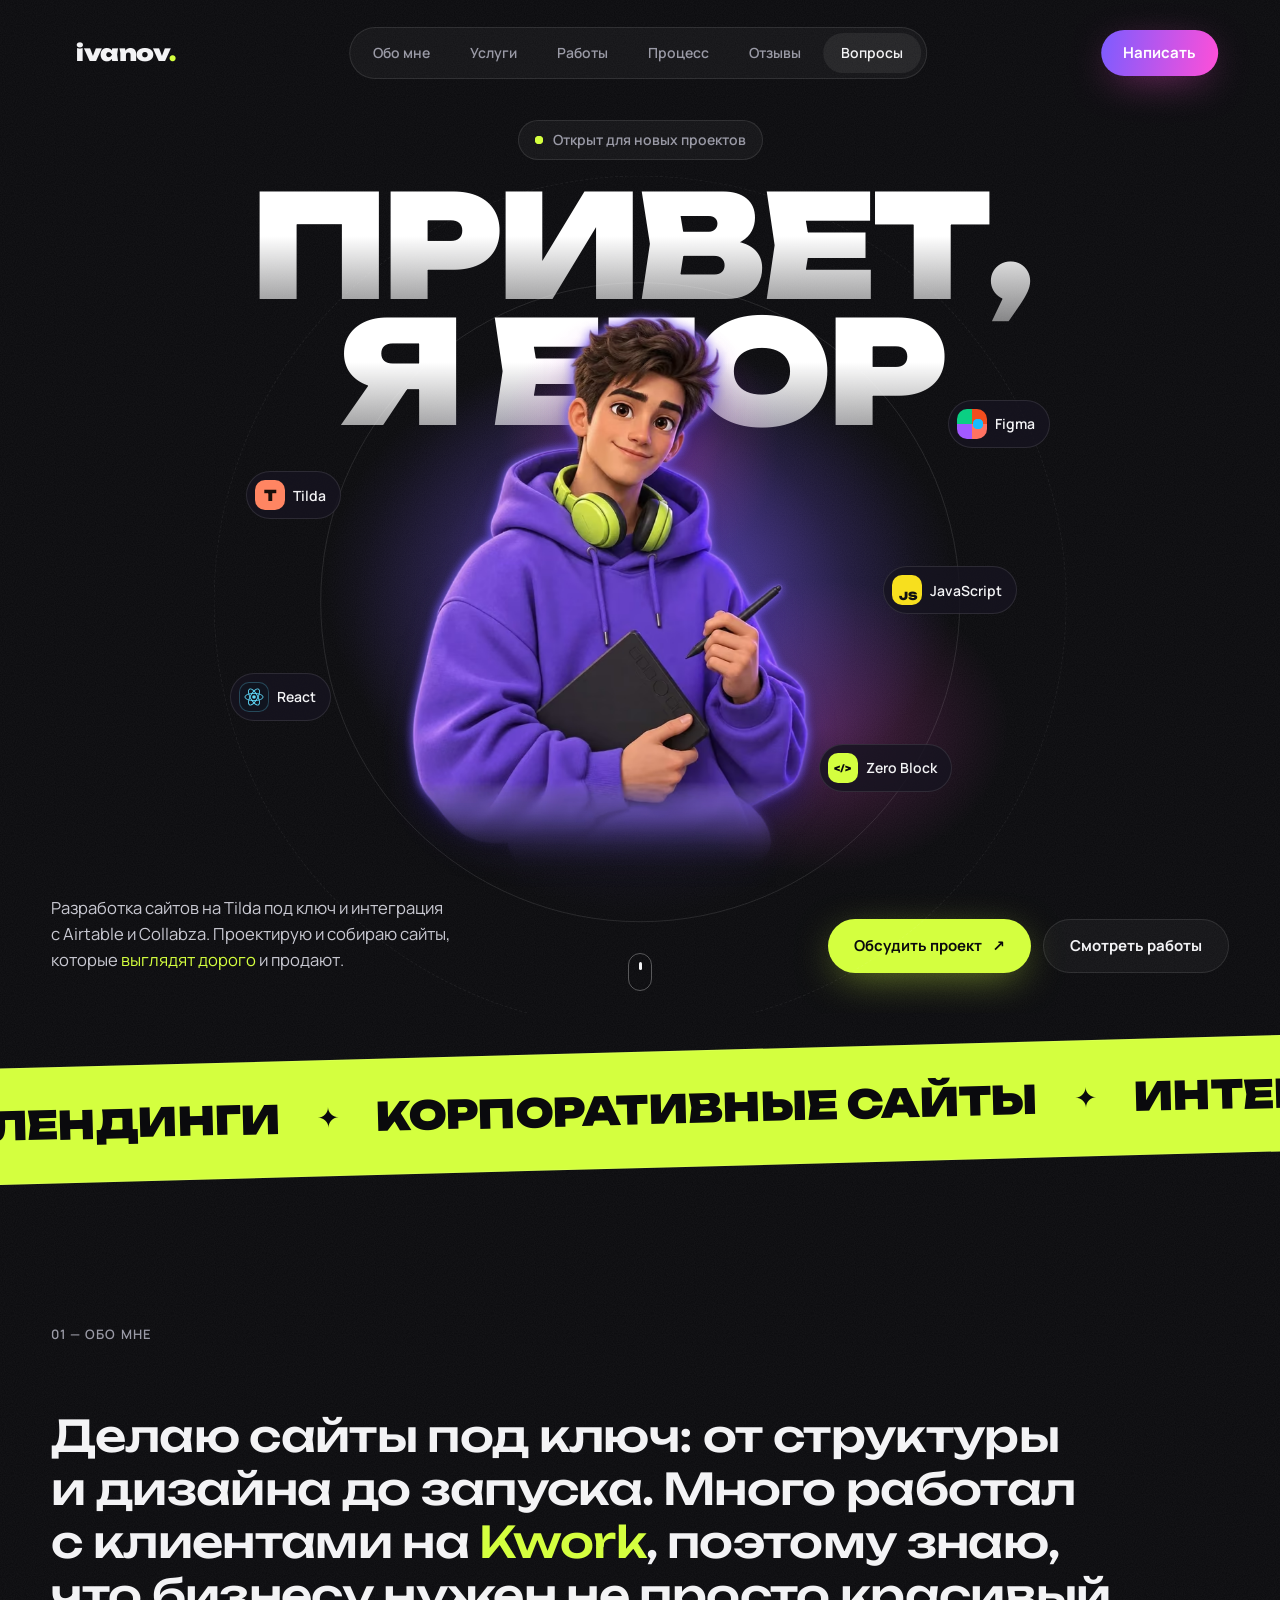
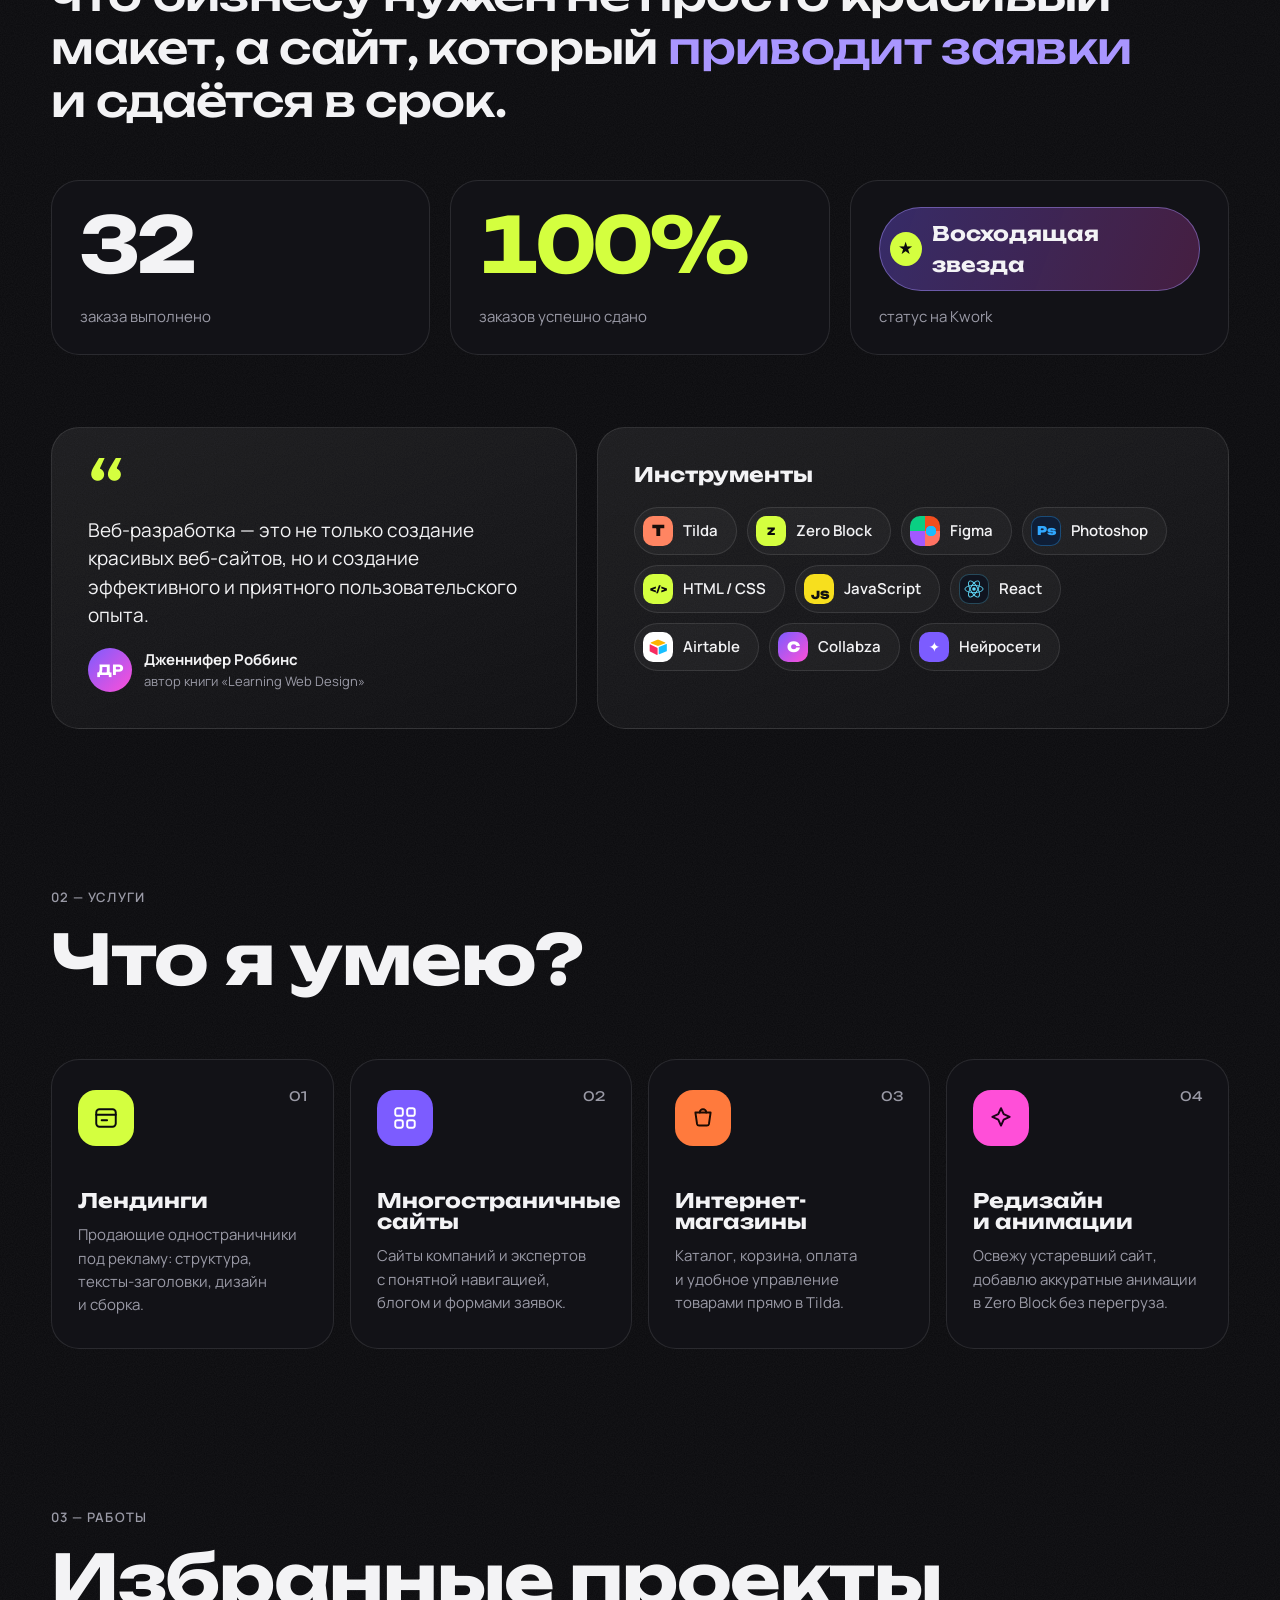
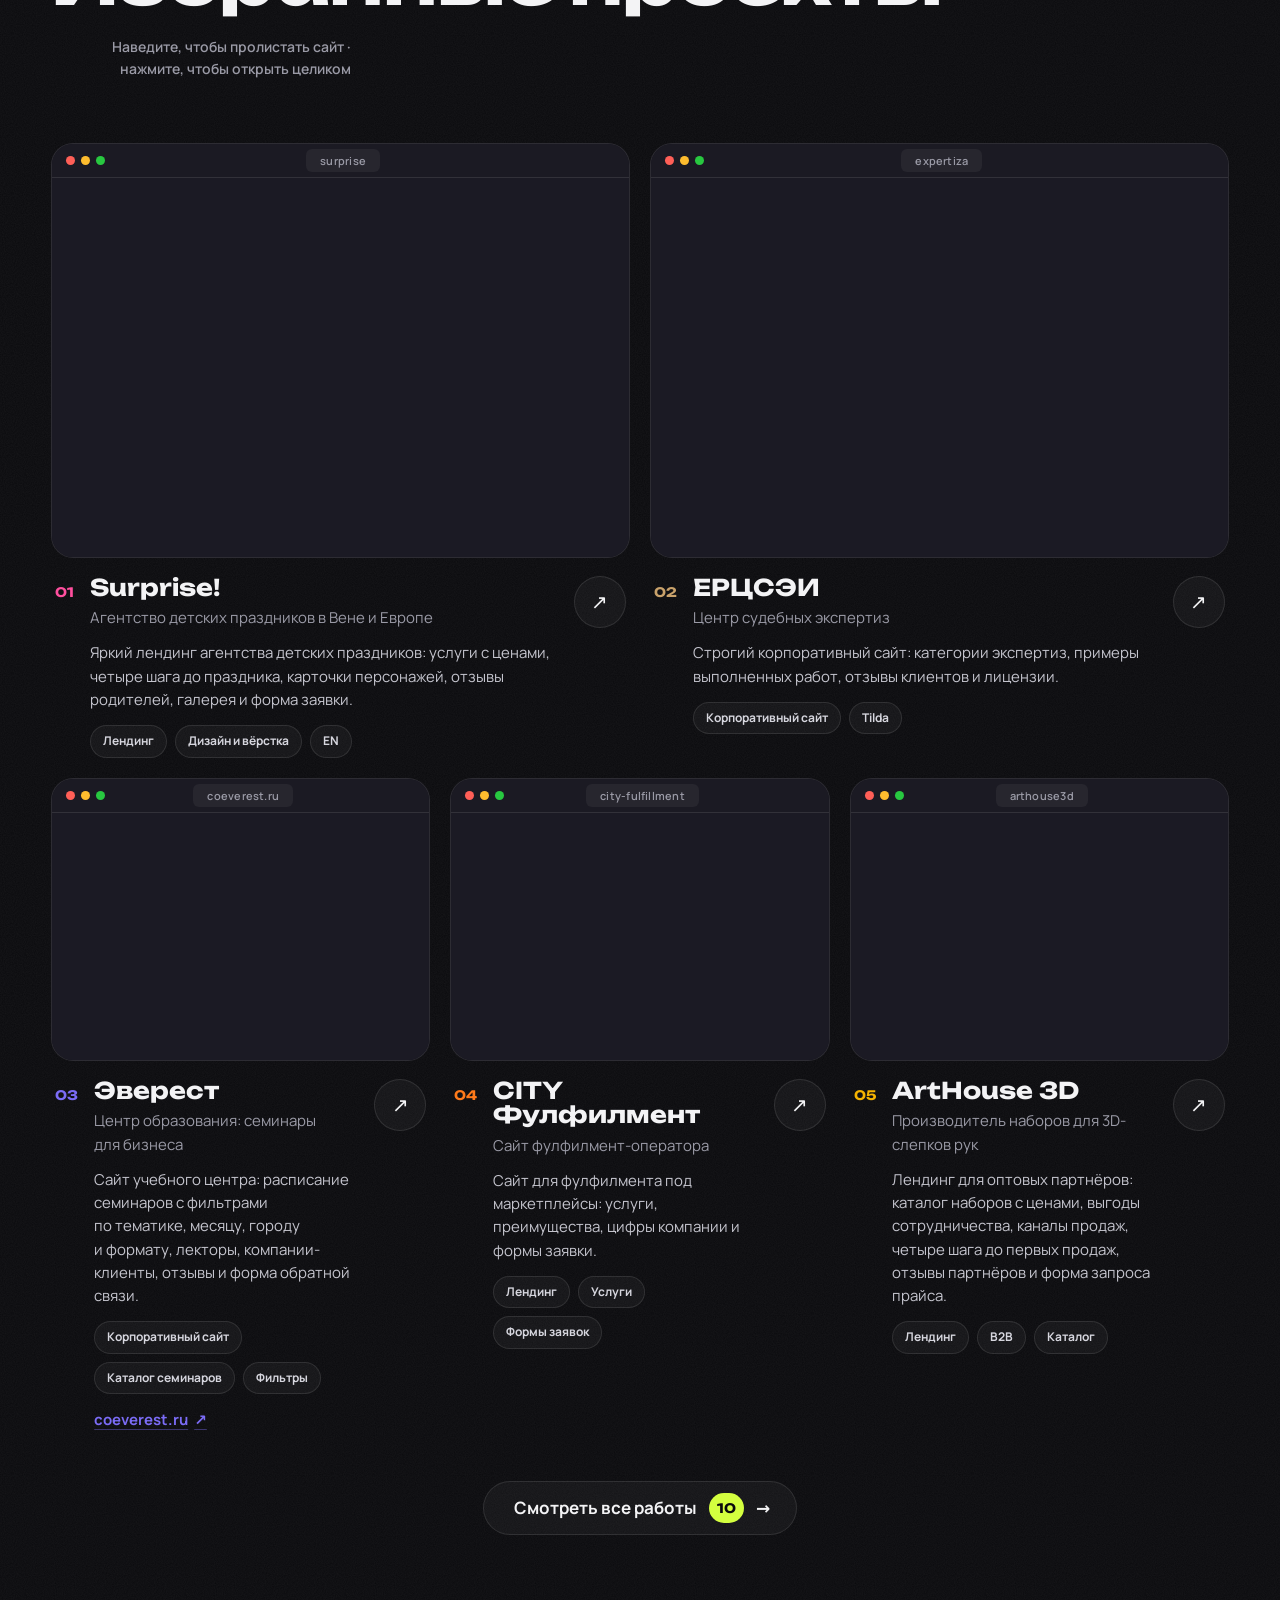
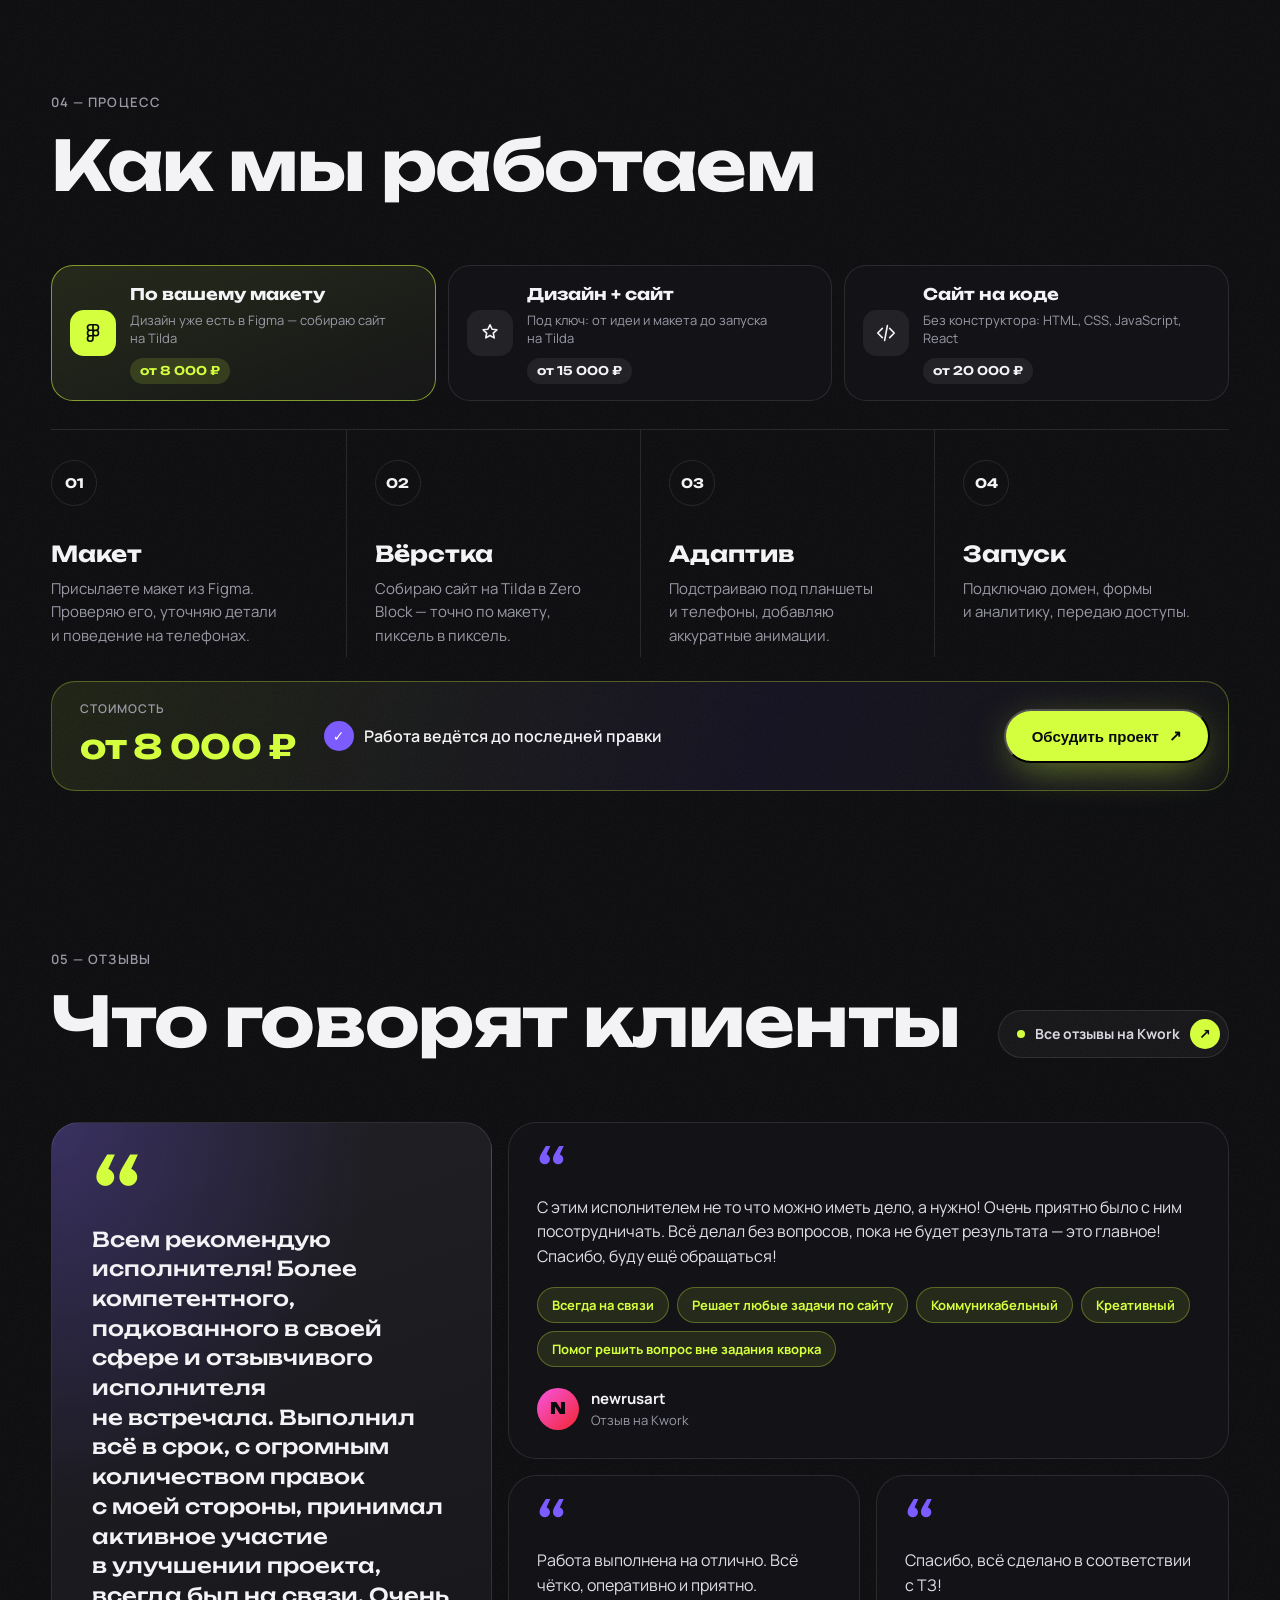
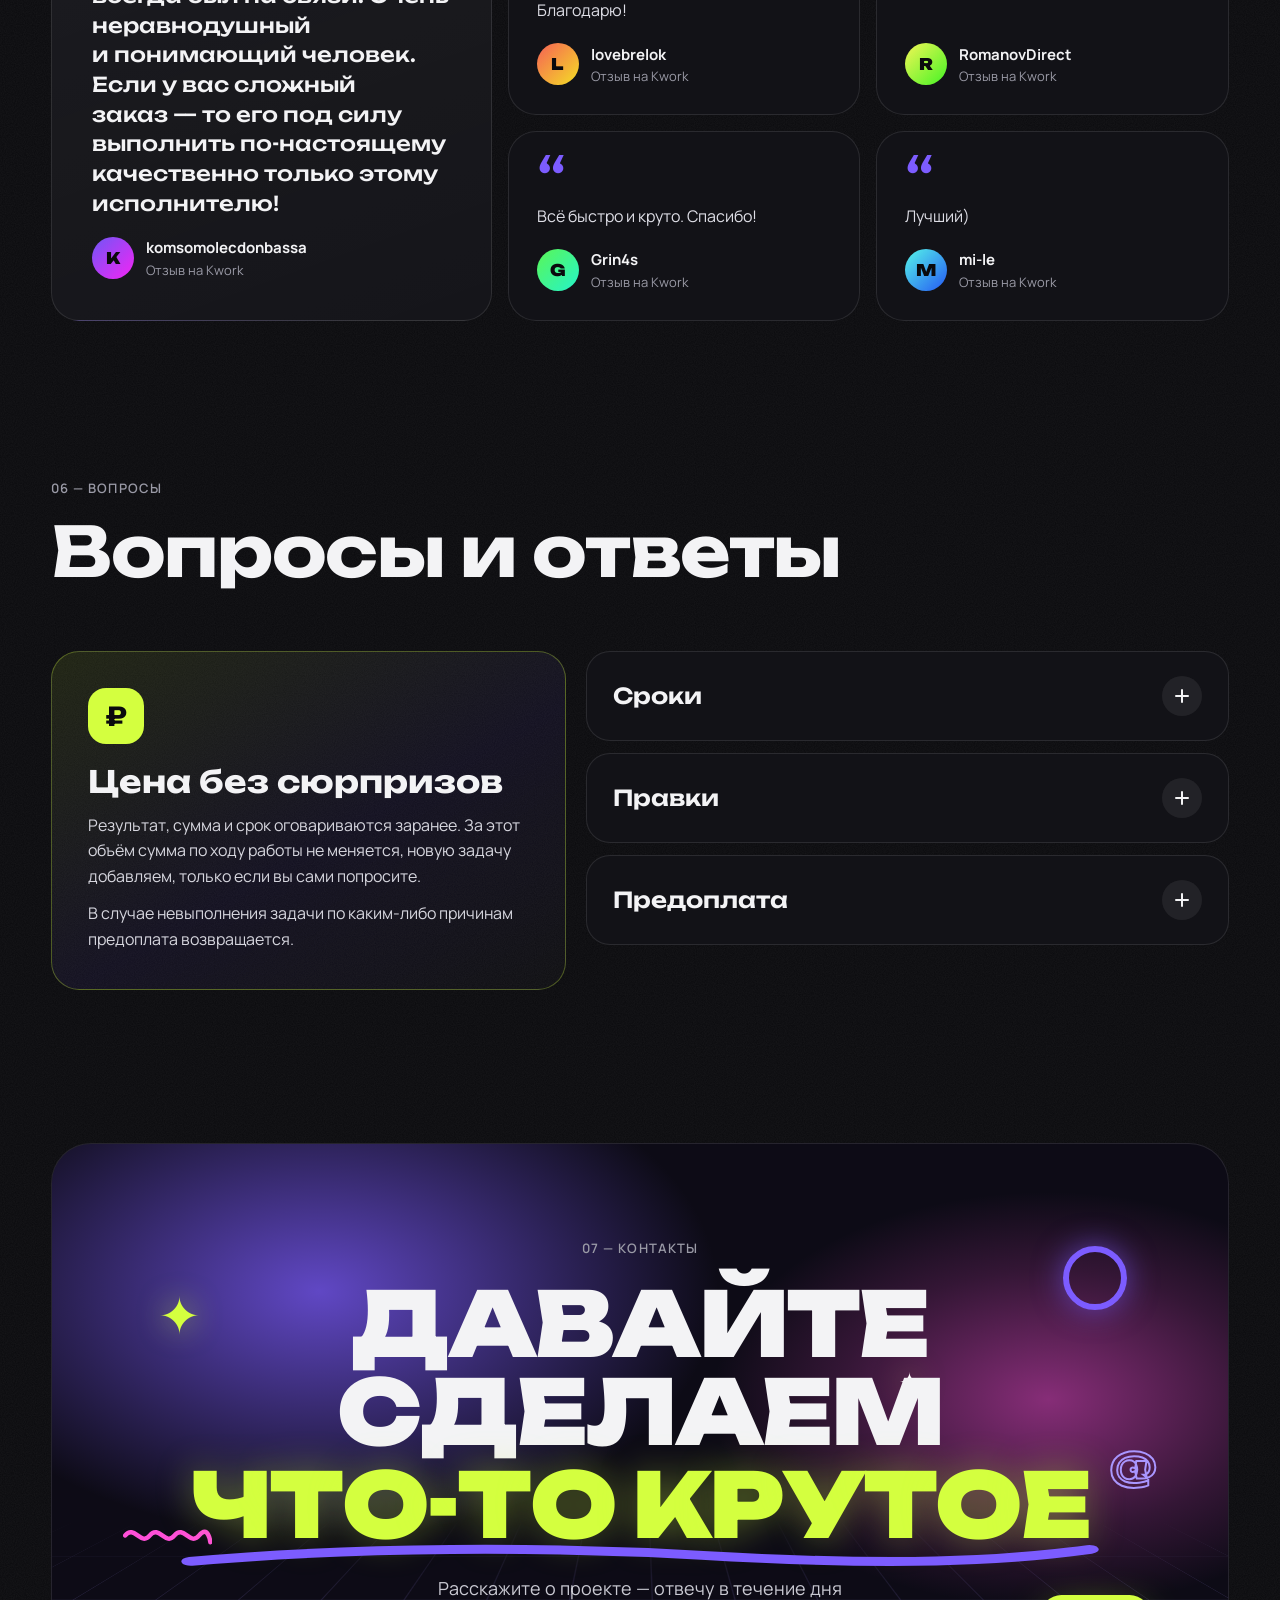
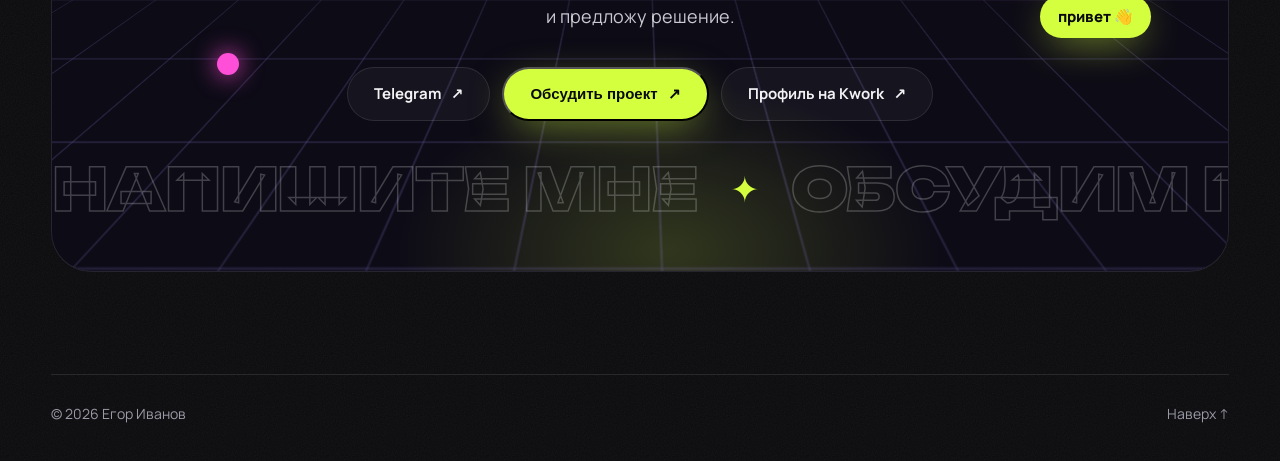
<file: index.html>
<!doctype html>
<html lang="ru">
<head>
  <meta charset="utf-8" />
  <meta name="viewport" content="width=device-width, initial-scale=1" />
  <title>Разработка сайтов на Tilda под ключ. Интеграция с Airtable и Collabza — Егор Иванов</title>
  <meta name="description" content="Веб-дизайнер Егор Иванов: сайты и лендинги на Tilda под ключ, вёрстка по макету Figma от 8 000 ₽, интеграция с Airtable и Collabza, сайты на коде. Москва, удалённо по всей России." />
  <link rel="canonical" href="https://ivanovdev.site/" />
  <!-- превью ссылки в Telegram, WhatsApp, VK, Kwork. При переезде на свой домен — поменять адреса -->
  <meta property="og:type" content="website" />
  <meta property="og:locale" content="ru_RU" />
  <meta property="og:site_name" content="Егор Иванов" />
  <meta property="og:title" content="Разработка сайтов на Tilda под ключ — Егор Иванов" />
  <meta property="og:description" content="Сайты и лендинги на Tilda под ключ, интеграция с Airtable и Collabza. Портфолио, цены и отзывы." />
  <meta property="og:url" content="https://ivanovdev.site/" />
  <meta property="og:image" content="https://ivanovdev.site/assets/og.jpg" />
  <meta property="og:image:width" content="1200" />
  <meta property="og:image:height" content="630" />
  <meta name="twitter:card" content="summary_large_image" />
  <meta name="theme-color" content="#0a0a0d" />
  <!-- подтверждение прав на сайт: Яндекс Вебмастер и Google Search Console (не удалять) -->
  <meta name="yandex-verification" content="36000618f5199862" />
  <meta name="google-site-verification" content="cPPS5dFX-ao6MLBoV5sOtprBH6NT6VfLHwdZY-BYxPI" />
  <!-- иконка сайта: SVG для браузеров, ICO для Яндекса и старых браузеров, PNG для телефонов -->
  <link rel="icon" href="favicon.ico?v=28" sizes="16x16 32x32 48x48" />
  <link rel="icon" href="assets/icons/icon.svg?v=28" type="image/svg+xml" />
  <!-- PNG 120×120 — размер, который рекомендует Яндекс для выдачи; 48/96 — кратные 48 px для Google -->
  <link rel="icon" href="assets/icons/icon-120.png?v=28" type="image/png" sizes="120x120" />
  <link rel="icon" href="assets/icons/icon-96.png?v=28" type="image/png" sizes="96x96" />
  <link rel="icon" href="assets/icons/icon-48.png?v=28" type="image/png" sizes="48x48" />
  <link rel="apple-touch-icon" href="assets/icons/apple-touch-icon.png?v=28" />
  <link rel="manifest" href="site.webmanifest" />

  <!-- данные для поисковиков (schema.org): услуги, цены, вопросы — только то, что есть на странице -->
  <script type="application/ld+json">
{
  "@context": "https://schema.org",
  "@type": "ProfessionalService",
  "@id": "https://ivanovdev.site/#service",
  "name": "Егор Иванов — разработка сайтов на Tilda",
  "description": "Разработка сайтов и лендингов на Tilda под ключ, вёрстка по макету Figma, интеграция с Airtable и Collabza, сайты на коде (HTML, CSS, JavaScript, React).",
  "url": "https://ivanovdev.site/",
  "image": "https://ivanovdev.site/assets/og.jpg",
  "logo": "https://ivanovdev.site/assets/icons/icon-512.png",
  "priceRange": "от 8 000 ₽",
  "currenciesAccepted": "RUB",
  "address": {
    "@type": "PostalAddress",
    "addressLocality": "Москва",
    "addressCountry": "RU"
  },
  "areaServed": {
    "@type": "Country",
    "name": "Россия"
  },
  "sameAs": [
    "https://t.me/ivanov_web",
    "https://kwork.ru/user/egor-c"
  ],
  "founder": {
    "@type": "Person",
    "name": "Егор Иванов",
    "jobTitle": "Веб-дизайнер, Tilda-разработчик",
    "url": "https://ivanovdev.site/"
  },
  "knowsAbout": [
    "Tilda",
    "Zero Block",
    "Figma",
    "Airtable",
    "Collabza",
    "HTML",
    "CSS",
    "JavaScript",
    "React"
  ],
  "hasOfferCatalog": {
    "@type": "OfferCatalog",
    "name": "Форматы работы",
    "itemListElement": [
      {
        "@type": "Offer",
        "name": "Сайт на Tilda по вашему макету (Figma → Tilda)",
        "priceSpecification": {
          "@type": "PriceSpecification",
          "minPrice": 8000,
          "priceCurrency": "RUB"
        }
      },
      {
        "@type": "Offer",
        "name": "Дизайн + сайт на Tilda под ключ",
        "priceSpecification": {
          "@type": "PriceSpecification",
          "minPrice": 15000,
          "priceCurrency": "RUB"
        }
      },
      {
        "@type": "Offer",
        "name": "Сайт на коде (HTML, CSS, JavaScript, React)",
        "priceSpecification": {
          "@type": "PriceSpecification",
          "minPrice": 20000,
          "priceCurrency": "RUB"
        }
      }
    ]
  }
}
  </script>
  <script type="application/ld+json">
{
  "@context": "https://schema.org",
  "@type": "FAQPage",
  "mainEntity": [
    {
      "@type": "Question",
      "name": "Какие сроки?",
      "acceptedAnswer": {
        "@type": "Answer",
        "text": "Обсуждаем сроки выполнения до начала работы, на этапе согласования проекта."
      }
    },
    {
      "@type": "Question",
      "name": "Сколько правок?",
      "acceptedAnswer": {
        "@type": "Answer",
        "text": "Правки, касающиеся первоначального ТЗ, не ограничены. Работа ведётся до последней правки."
      }
    },
    {
      "@type": "Question",
      "name": "Какая предоплата?",
      "acceptedAnswer": {
        "@type": "Answer",
        "text": "25% от суммы заказа. В случае, если работа не выполнена, предоплата возвращается."
      }
    },
    {
      "@type": "Question",
      "name": "Может ли цена вырасти по ходу работы?",
      "acceptedAnswer": {
        "@type": "Answer",
        "text": "Результат, сумма и срок оговариваются заранее. За этот объём сумма по ходу работы не меняется, новую задачу добавляем, только если вы сами попросите. В случае невыполнения задачи по каким-либо причинам предоплата возвращается."
      }
    }
  ]
}
  </script>

  <!-- шрифты с самого сайта (см. начало styles.css); кириллица нужна сразу — на первом экране -->
  <link rel="preload" href="assets/fonts/unbounded-cyrillic-wght-normal.woff2" as="font" type="font/woff2" crossorigin />
  <link rel="preload" href="assets/fonts/manrope-cyrillic-wght-normal.woff2" as="font" type="font/woff2" crossorigin />
  <link rel="stylesheet" href="styles.css?v=28" />
  <link rel="preload" as="image" type="image/avif" href="assets/avatar.avif?v=28" imagesrcset="assets/avatar-800.avif?v=28 800w, assets/avatar.avif?v=28 1151w" imagesizes="(max-width: 860px) 88vw, 600px" fetchpriority="high" />

  <script type="importmap">
    {
      "imports": {
        "three": "https://cdn.jsdelivr.net/npm/three@0.169.0/build/three.module.min.js",
        "three/addons/": "https://cdn.jsdelivr.net/npm/three@0.169.0/examples/jsm/"
      }
    }
  </script>
</head>
<body data-page="home" data-stats="https://egor-ivanov.lysyhe-vrn.workers.dev">
  <div class="cursor" aria-hidden="true"></div>

  <!-- ============ NAV ============ -->
  <header class="nav">
    <a class="nav__logo" href="#top">ivanov<span>.</span></a>
    <nav class="nav__links" aria-label="Основная навигация">
      <a href="#about">Обо мне</a>
      <a href="#services">Услуги</a>
      <a href="#works">Работы</a>
      <a href="#process">Процесс</a>
      <a href="#reviews">Отзывы</a>
      <a href="#faq">Вопросы</a>
    </nav>
    <a class="btn btn--gradient nav__cta" href="#contact">Написать</a>
    <button class="nav__burger" aria-label="Меню" aria-expanded="false"><span></span><span></span></button>
  </header>

  <!-- ============ HERO ============ -->
  <main id="top">
    <section class="hero">
      <div class="hero__glow" aria-hidden="true"></div>

      <p class="hero__eyebrow reveal">
        <span class="dot"></span> Открыт для новых проектов
      </p>

      <h1 class="hero__title" aria-label="Привет, я Егор — разработка сайтов на Tilda под ключ">
        <span class="hero__line" data-split>Привет,</span>
        <span class="hero__line" data-split>я&nbsp;Егор</span>
        <span class="visually-hidden"> — разработка сайтов на Tilda под ключ</span>
      </h1>

      <!-- Аватар. data-avatar="assets/avatar.png" — картинка с 3D-наклоном,
           data-avatar="assets/avatar.glb" — 3D-модель, пусто — временная заглушка -->
      <div class="hero__stage" data-avatar="assets/avatar.webp?v=28" data-avatar-avif="assets/avatar.avif?v=28" data-avatar-small="assets/avatar-800.webp?v=28" data-avatar-avif-small="assets/avatar-800.avif?v=28">
        <div class="orbit orbit--1" aria-hidden="true"></div>
        <div class="orbit orbit--2" aria-hidden="true"></div>
        <canvas class="hero__canvas" aria-label="3D-персонаж Егора"></canvas>

        <span class="chip chip--float chip--a"><i class="ico ico--tilda">T</i>Tilda</span>
        <span class="chip chip--float chip--b"><i class="ico ico--figma"></i>Figma</span>
        <span class="chip chip--float chip--c"><i class="ico ico--code">&lt;/&gt;</i>Zero Block</span>
        <span class="chip chip--float chip--d"><i class="ico ico--react"><svg viewBox="-11 -10 22 20" fill="none" stroke="currentColor" stroke-width="1"><circle r="2" fill="currentColor" stroke="none"/><ellipse rx="10" ry="4"/><ellipse rx="10" ry="4" transform="rotate(60)"/><ellipse rx="10" ry="4" transform="rotate(120)"/></svg></i>React</span>
        <span class="chip chip--float chip--e"><i class="ico ico--js">JS</i>JavaScript</span>
      </div>

      <div class="hero__bottom">
        <p class="hero__lead reveal">
          Разработка сайтов на&nbsp;Tilda под ключ и&nbsp;интеграция с&nbsp;Airtable и&nbsp;Collabza. Проектирую и&nbsp;собираю сайты, которые <em>выглядят дорого</em> и&nbsp;продают.
        </p>

        <div class="hero__actions reveal">
          <a class="btn btn--lime" href="#contact" data-brief-open>Обсудить проект <span class="arrow">↗</span></a>
          <a class="btn btn--ghost" href="#works">Смотреть работы</a>
        </div>
      </div>

      <a class="hero__scroll" href="#about" aria-label="Листать вниз"><span></span></a>
    </section>

    <!-- ============ MARQUEE ============ -->
    <div class="marquee" aria-hidden="true">
      <div class="marquee__track">
        <span>Лендинги</span><b>✦</b><span>Корпоративные сайты</span><b>✦</b><span>Интернет-магазины</span><b>✦</b><span>Zero Block</span><b>✦</b><span>Анимации</span><b>✦</b><span>Редизайн</span><b>✦</b>
        <span>Лендинги</span><b>✦</b><span>Корпоративные сайты</span><b>✦</b><span>Интернет-магазины</span><b>✦</b><span>Zero Block</span><b>✦</b><span>Анимации</span><b>✦</b><span>Редизайн</span><b>✦</b>
      </div>
    </div>

    <!-- ============ ABOUT ============ -->
    <section class="section about" id="about">
      <div class="section__head reveal">
        <span class="label">01 — Обо мне</span>
        <h2 class="visually-hidden">Обо мне</h2>
      </div>
      <p class="about__text reveal">
        Делаю сайты под ключ: от&nbsp;структуры и&nbsp;дизайна до&nbsp;запуска.
        Много работал с&nbsp;клиентами на&nbsp;<span class="hl">Kwork</span>, поэтому знаю, что&nbsp;бизнесу нужен не&nbsp;просто
        красивый макет, а&nbsp;сайт, который <span class="hl hl--violet">приводит заявки</span> и&nbsp;сдаётся в&nbsp;срок.
      </p>

      <ul class="stats">
        <li class="stat reveal">
          <b class="stat__num" data-count="32">32</b>
          <span class="stat__text">заказа выполнено</span>
        </li>
        <li class="stat reveal">
          <b class="stat__num" data-count="100" data-suffix="%">100%</b>
          <span class="stat__text">заказов успешно сдано</span>
        </li>
        <li class="stat stat--badge reveal">
          <b class="stat__badge"><i aria-hidden="true">★</i>Восходящая звезда</b>
          <span class="stat__text">статус на&nbsp;Kwork</span>
        </li>
      </ul>

      <div class="about__grid">
        <!-- Цитата и список инструментов не нужны в описании сайта в поиске:
             noindex — для Яндекса, data-nosnippet — для Google. Ключевые слова есть в заголовке, тексте первого экрана и разметке. -->
        <!--noindex-->
        <article class="glass card-quote reveal" data-nosnippet>
          <span class="card-quote__mark">“</span>
          <p>Веб-разработка — это не&nbsp;только создание красивых веб-сайтов, но&nbsp;и&nbsp;создание эффективного и&nbsp;приятного пользовательского опыта.</p>
          <footer class="card-quote__author">
            <span class="card-quote__ava" aria-hidden="true">ДР</span>
            <span>
              <b>Дженнифер Роббинс</b>
              <small>автор книги «Learning Web Design»</small>
            </span>
          </footer>
        </article>

        <article class="glass tools reveal" data-nosnippet>
          <h3 class="tools__title">Инструменты</h3>
          <ul class="tools__list">
            <li><i class="ico ico--tilda">T</i>Tilda</li>
            <li><i class="ico ico--code">Z</i>Zero Block</li>
            <li><i class="ico ico--figma"></i>Figma</li>
            <li><i class="ico ico--ps">Ps</i>Photoshop</li>
            <li><i class="ico ico--code">&lt;/&gt;</i>HTML / CSS</li>
            <li><i class="ico ico--js">JS</i>JavaScript</li>
            <li><i class="ico ico--react"><svg viewBox="-11 -10 22 20" fill="none" stroke="currentColor" stroke-width="1"><circle r="2" fill="currentColor" stroke="none"/><ellipse rx="10" ry="4"/><ellipse rx="10" ry="4" transform="rotate(60)"/><ellipse rx="10" ry="4" transform="rotate(120)"/></svg></i>React</li>
            <li><i class="ico ico--airtable" aria-hidden="true"><svg viewBox="0 0 24 24"><path d="M11.1 3.3 3.4 6.5c-.4.2-.4.8 0 1l7.8 3.1c.5.2 1.1.2 1.6 0l7.8-3.1c.4-.2.4-.8 0-1l-7.8-3.2c-.5-.2-1.1-.2-1.7 0z" fill="#fcb400"/><path d="M12.9 12.4v7.7c0 .4.4.6.7.5l8.7-3.4c.2-.1.3-.3.3-.5V9c0-.4-.4-.6-.7-.5l-8.7 3.4c-.2.1-.3.3-.3.5z" fill="#18bfff"/><path d="M10.9 12.8 2.8 8.9c-.3-.2-.8.1-.8.5v7.4c0 .3.2.5.4.6l8.4 4.2c.3.2.7-.1.7-.5v-7.6c0-.3-.2-.6-.6-.7z" fill="#f82b60"/></svg></i>Airtable</li>
            <li><i class="ico ico--collabza" aria-hidden="true">C</i>Collabza</li>
            <li><i class="ico ico--ai">✦</i>Нейросети</li>
          </ul>
        </article>
        <!--/noindex-->
      </div>
    </section>

    <!-- ============ SERVICES ============ -->
    <section class="section services" id="services">
      <div class="section__head reveal">
        <span class="label">02 — Услуги</span>
        <h2 class="h2">Что я умею?</h2>
      </div>

      <div class="services__grid">
        <article class="service reveal">
          <span class="service__num">01</span>
          <div class="service__icon service__icon--lime">
            <svg viewBox="0 0 24 24" fill="none" stroke="currentColor" stroke-width="1.8" stroke-linecap="round" stroke-linejoin="round"><rect x="3" y="4" width="18" height="16" rx="3"/><path d="M3 9h18M8 14h5"/></svg>
          </div>
          <h3>Лендинги</h3>
          <p>Продающие одностраничники под рекламу: структура, тексты-заголовки, дизайн и&nbsp;сборка.</p>
        </article>

        <article class="service reveal">
          <span class="service__num">02</span>
          <div class="service__icon service__icon--violet">
            <svg viewBox="0 0 24 24" fill="none" stroke="currentColor" stroke-width="1.8" stroke-linecap="round" stroke-linejoin="round"><rect x="3" y="3" width="7" height="7" rx="2"/><rect x="14" y="3" width="7" height="7" rx="2"/><rect x="3" y="14" width="7" height="7" rx="2"/><rect x="14" y="14" width="7" height="7" rx="2"/></svg>
          </div>
          <h3>Многостраничные сайты</h3>
          <p>Сайты компаний и&nbsp;экспертов с&nbsp;понятной навигацией, блогом и&nbsp;формами заявок.</p>
        </article>

        <article class="service reveal">
          <span class="service__num">03</span>
          <div class="service__icon service__icon--orange">
            <svg viewBox="0 0 24 24" fill="none" stroke="currentColor" stroke-width="1.8" stroke-linecap="round" stroke-linejoin="round"><path d="M5 7h14l-1.5 10.5a2 2 0 0 1-2 1.5h-7a2 2 0 0 1-2-1.5z"/><path d="M9 7a3 3 0 0 1 6 0"/></svg>
          </div>
          <h3>Интернет-магазины</h3>
          <p>Каталог, корзина, оплата и&nbsp;удобное управление товарами прямо в&nbsp;Tilda.</p>
        </article>

        <article class="service reveal">
          <span class="service__num">04</span>
          <div class="service__icon service__icon--pink">
            <svg viewBox="0 0 24 24" fill="none" stroke="currentColor" stroke-width="1.8" stroke-linecap="round" stroke-linejoin="round"><path d="M12 3l2.5 5.5L20 11l-5.5 2.5L12 19l-2.5-5.5L4 11l5.5-2.5z"/></svg>
          </div>
          <h3>Редизайн и&nbsp;анимации</h3>
          <p>Освежу устаревший сайт, добавлю аккуратные анимации в&nbsp;Zero Block без&nbsp;перегруза.</p>
        </article>
      </div>
    </section>

    <!-- ============ WORKS ============ -->
    <section class="section works" id="works">
      <div class="section__head section__head--row reveal">
        <div>
          <span class="label">03 — Работы</span>
          <h2 class="h2">Избранные проекты</h2>
        </div>
        <span class="works__hint"><span class="works__hint--hover">Наведите, чтобы пролистать сайт · нажмите, чтобы открыть целиком</span><span class="works__hint--touch">Нажмите на проект, чтобы посмотреть сайт целиком</span></span>
      </div>

      <div class="works__grid">
        <article class="work reveal work--wide" style="--accent:#ff4f9e" data-work="0" data-img="assets/works/surprise" data-tall-h="3017" data-full-size="1400x4693">
          <div class="work__frame">
            <div class="work__bar" aria-hidden="true"><i></i><i></i><i></i><span>surprise</span></div>
            <div class="work__screen">
              <picture>
                <source type="image/avif" srcset="assets/works/surprise-poster.avif?v=28" />
                <img src="assets/works/surprise-poster.webp?v=28" width="900" height="591" alt="Лендинг Surprise! — агентство детских праздников в Вене" loading="lazy" decoding="async" />
              </picture>
            </div>
          </div>
          <div class="work__info">
            <span class="work__num">01</span>
            <div class="work__text">
              <h3 class="work__title">Surprise!</h3>
              <p class="work__cat">Агентство детских праздников в&nbsp;Вене и&nbsp;Европе</p>
              <p class="work__desc">Яркий лендинг агентства детских праздников: услуги с&nbsp;ценами, четыре шага до&nbsp;праздника, карточки персонажей, отзывы родителей, галерея и&nbsp;форма заявки.</p>
              <ul class="work__tags"><li>Лендинг</li><li>Дизайн и&nbsp;вёрстка</li><li>EN</li></ul>
            </div>
            <button class="work__open" type="button" aria-label="Открыть проект Surprise! целиком"><span aria-hidden="true">↗</span></button>
          </div>
        </article>
        <article class="work reveal work--wide" style="--accent:#c9a26b" data-work="1" data-img="assets/works/expertiza" data-tall-h="3739" data-full-size="1312x5451">
          <div class="work__frame">
            <div class="work__bar" aria-hidden="true"><i></i><i></i><i></i><span>expertiza</span></div>
            <div class="work__screen">
              <picture>
                <source type="image/avif" srcset="assets/works/expertiza-poster.avif?v=28" />
                <img src="assets/works/expertiza-poster.webp?v=28" width="900" height="591" alt="Сайт ЕРЦСЭИ — центр судебных экспертиз" loading="lazy" decoding="async" />
              </picture>
            </div>
          </div>
          <div class="work__info">
            <span class="work__num">02</span>
            <div class="work__text">
              <h3 class="work__title">ЕРЦСЭИ</h3>
              <p class="work__cat">Центр судебных экспертиз</p>
              <p class="work__desc">Строгий корпоративный сайт: категории экспертиз, примеры выполненных работ, отзывы клиентов и лицензии.</p>
              <ul class="work__tags"><li>Корпоративный сайт</li><li>Tilda</li></ul>
            </div>
            <button class="work__open" type="button" aria-label="Открыть проект ЕРЦСЭИ целиком"><span aria-hidden="true">↗</span></button>
          </div>
        </article>
        <article class="work reveal" style="--accent:#7b6cf6" data-work="2" data-img="assets/works/everest" data-tall-h="4256" data-full-size="1400x6621" data-url="https://coeverest.ru/">
          <div class="work__frame">
            <div class="work__bar" aria-hidden="true"><i></i><i></i><i></i><span>coeverest.ru</span></div>
            <div class="work__screen">
              <picture>
                <source type="image/avif" srcset="assets/works/everest-poster.avif?v=28" />
                <img src="assets/works/everest-poster.webp?v=28" width="900" height="591" alt="Сайт центра образования «Эверест» — семинары для бизнеса в Москве" loading="lazy" decoding="async" />
              </picture>
            </div>
          </div>
          <div class="work__info">
            <span class="work__num">03</span>
            <div class="work__text">
              <h3 class="work__title">Эверест</h3>
              <p class="work__cat">Центр образования: семинары для&nbsp;бизнеса</p>
              <p class="work__desc">Сайт учебного центра: расписание семинаров с&nbsp;фильтрами по&nbsp;тематике, месяцу, городу и&nbsp;формату, лекторы, компании-клиенты, отзывы и&nbsp;форма обратной связи.</p>
              <ul class="work__tags"><li>Корпоративный сайт</li><li>Каталог семинаров</li><li>Фильтры</li></ul>
              <a class="work__link" href="https://coeverest.ru/" target="_blank" rel="noopener">coeverest.ru <span aria-hidden="true">↗</span></a>
            </div>
            <button class="work__open" type="button" aria-label="Открыть проект Эверест целиком"><span aria-hidden="true">↗</span></button>
          </div>
        </article>
        <article class="work reveal" style="--accent:#ff7a1a" data-work="3" data-img="assets/works/city" data-tall-h="4189" data-full-size="1220x5678">
          <div class="work__frame">
            <div class="work__bar" aria-hidden="true"><i></i><i></i><i></i><span>city-fulfillment</span></div>
            <div class="work__screen">
              <picture>
                <source type="image/avif" srcset="assets/works/city-poster.avif?v=28" />
                <img src="assets/works/city-poster.webp?v=28" width="900" height="591" alt="Сайт CITY Фулфилмент — сайт фулфилмент-оператора" loading="lazy" decoding="async" />
              </picture>
            </div>
          </div>
          <div class="work__info">
            <span class="work__num">04</span>
            <div class="work__text">
              <h3 class="work__title">CITY Фулфилмент</h3>
              <p class="work__cat">Сайт фулфилмент-оператора</p>
              <p class="work__desc">Сайт для фулфилмента под маркетплейсы: услуги, преимущества, цифры компании и формы заявки.</p>
              <ul class="work__tags"><li>Лендинг</li><li>Услуги</li><li>Формы заявок</li></ul>
            </div>
            <button class="work__open" type="button" aria-label="Открыть проект CITY Фулфилмент целиком"><span aria-hidden="true">↗</span></button>
          </div>
        </article>
        <article class="work reveal" style="--accent:#f5b301" data-work="4" data-img="assets/works/arthouse" data-tall-h="3331" data-full-size="1400x5182">
          <div class="work__frame">
            <div class="work__bar" aria-hidden="true"><i></i><i></i><i></i><span>arthouse3d</span></div>
            <div class="work__screen">
              <picture>
                <source type="image/avif" srcset="assets/works/arthouse-poster.avif?v=28" />
                <img src="assets/works/arthouse-poster.webp?v=28" width="900" height="591" alt="Лендинг ArtHouse 3D — наборы для 3D-слепков рук" loading="lazy" decoding="async" />
              </picture>
            </div>
          </div>
          <div class="work__info">
            <span class="work__num">05</span>
            <div class="work__text">
              <h3 class="work__title">ArtHouse 3D</h3>
              <p class="work__cat">Производитель наборов для 3D-слепков рук</p>
              <p class="work__desc">Лендинг для оптовых партнёров: каталог наборов с&nbsp;ценами, выгоды сотрудничества, каналы продаж, четыре шага до&nbsp;первых продаж, отзывы партнёров и&nbsp;форма запроса прайса.</p>
              <ul class="work__tags"><li>Лендинг</li><li>B2B</li><li>Каталог</li></ul>
            </div>
            <button class="work__open" type="button" aria-label="Открыть проект ArtHouse 3D целиком"><span aria-hidden="true">↗</span></button>
          </div>
        </article>
      </div>

      <div class="works__more reveal">
        <a class="btn btn--ghost works__all" href="portfolio/">Смотреть все работы <span class="works__count">10</span> <span class="arrow">→</span></a>
      </div>
    </section>

    <!-- ============ PROCESS ============ -->
    <section class="section process" id="process">
      <div class="section__head reveal">
        <span class="label">04 — Процесс</span>
        <h2 class="h2">Как мы работаем</h2>
      </div>

      <div class="formats reveal" role="tablist" aria-label="Формат работы">
        <button class="format" type="button" role="tab" id="tab-figma" aria-controls="panel-figma" aria-selected="true" tabindex="0" data-format="figma">
          <span class="format__ico" aria-hidden="true"><svg viewBox="0 0 24 24" fill="none" stroke="currentColor" stroke-width="1.8" stroke-linecap="round" stroke-linejoin="round"><path d="M9 3h3v6H9a3 3 0 0 1 0-6zM12 3h3a3 3 0 0 1 0 6h-3zM9 9h3v6H9a3 3 0 0 1 0-6zM12 12a3 3 0 1 1 6 0 3 3 0 0 1-6 0zM9 15h3v3a3 3 0 1 1-3-3z"/></svg></span>
          <span class="format__text"><b>По вашему макету</b><small>Дизайн уже есть в&nbsp;Figma — собираю сайт на&nbsp;Tilda</small><span class="format__price">от&nbsp;8&nbsp;000&nbsp;₽</span></span>
        </button>
        <button class="format" type="button" role="tab" id="tab-full" aria-controls="panel-full" aria-selected="false" tabindex="-1" data-format="full">
          <span class="format__ico" aria-hidden="true"><svg viewBox="0 0 24 24" fill="none" stroke="currentColor" stroke-width="1.8" stroke-linecap="round" stroke-linejoin="round"><path d="M12 3l2.3 4.9 5.2.6-3.9 3.6 1 5.2L12 14.8 7.4 17.3l1-5.2L4.5 8.5l5.2-.6z"/></svg></span>
          <span class="format__text"><b>Дизайн + сайт</b><small>Под ключ: от&nbsp;идеи и&nbsp;макета до&nbsp;запуска на&nbsp;Tilda</small><span class="format__price">от&nbsp;15&nbsp;000&nbsp;₽</span></span>
        </button>
        <button class="format" type="button" role="tab" id="tab-code" aria-controls="panel-code" aria-selected="false" tabindex="-1" data-format="code">
          <span class="format__ico" aria-hidden="true"><svg viewBox="0 0 24 24" fill="none" stroke="currentColor" stroke-width="1.8" stroke-linecap="round" stroke-linejoin="round"><path d="M8 7l-5 5 5 5M16 7l5 5-5 5M13.5 4l-3 16"/></svg></span>
          <span class="format__text"><b>Сайт на коде</b><small>Без конструктора: HTML, CSS, JavaScript, React</small><span class="format__price">от&nbsp;20&nbsp;000&nbsp;₽</span></span>
        </button>
      </div>

      <div class="process__panels reveal">
        <div class="process__list is-active" role="tabpanel" id="panel-figma" aria-labelledby="tab-figma" data-panel="figma">
          <div class="step">
            <span class="step__num">01</span>
            <h3>Макет</h3>
            <p>Присылаете макет из&nbsp;Figma. Проверяю его, уточняю детали и&nbsp;поведение на&nbsp;телефонах.</p>
          </div>
          <div class="step">
            <span class="step__num">02</span>
            <h3>Вёрстка</h3>
            <p>Собираю сайт на&nbsp;Tilda в&nbsp;Zero Block — точно по&nbsp;макету, пиксель в&nbsp;пиксель.</p>
          </div>
          <div class="step">
            <span class="step__num">03</span>
            <h3>Адаптив</h3>
            <p>Подстраиваю под&nbsp;планшеты и&nbsp;телефоны, добавляю аккуратные анимации.</p>
          </div>
          <div class="step">
            <span class="step__num">04</span>
            <h3>Запуск</h3>
            <p>Подключаю домен, формы и&nbsp;аналитику, передаю доступы.</p>
          </div>
          <div class="process__deal">
            <span class="process__price"><small>Стоимость</small><b>от&nbsp;8&nbsp;000&nbsp;₽</b></span>
            <span class="process__promise"><i aria-hidden="true">✓</i>Работа ведётся до&nbsp;последней правки</span>
            <button class="btn btn--lime process__cta" type="button" data-brief-open>Обсудить проект <span class="arrow">↗</span></button>
          </div>
        </div>
        <div class="process__list" role="tabpanel" id="panel-full" aria-labelledby="tab-full" data-panel="full" hidden>
          <div class="step">
            <span class="step__num">01</span>
            <h3>Бриф</h3>
            <p>Разбираемся в&nbsp;задаче, аудитории и&nbsp;конкурентах. Фиксирую сроки и&nbsp;бюджет.</p>
          </div>
          <div class="step">
            <span class="step__num">02</span>
            <h3>Прототип</h3>
            <p>Собираю структуру и&nbsp;смыслы — чтобы сайт вёл посетителя к&nbsp;заявке.</p>
          </div>
          <div class="step">
            <span class="step__num">03</span>
            <h3>Дизайн</h3>
            <p>Рисую макет в&nbsp;Figma, согласовываем. Правки — в&nbsp;рамках договорённостей, без&nbsp;сюрпризов.</p>
          </div>
          <div class="step">
            <span class="step__num">04</span>
            <h3>Запуск</h3>
            <p>Собираю на&nbsp;Tilda, адаптирую под&nbsp;телефоны, подключаю домен, формы и&nbsp;аналитику.</p>
          </div>
          <div class="process__deal">
            <span class="process__price"><small>Стоимость</small><b>от&nbsp;15&nbsp;000&nbsp;₽</b></span>
            <span class="process__promise"><i aria-hidden="true">✓</i>Работа ведётся до&nbsp;последней правки</span>
            <button class="btn btn--lime process__cta" type="button" data-brief-open>Обсудить проект <span class="arrow">↗</span></button>
          </div>
        </div>
        <div class="process__list" role="tabpanel" id="panel-code" aria-labelledby="tab-code" data-panel="code" hidden>
          <div class="step">
            <span class="step__num">01</span>
            <h3>Задача</h3>
            <p>Когда возможностей Tilda мало: сложная логика, интеграции, максимальная скорость.</p>
          </div>
          <div class="step">
            <span class="step__num">02</span>
            <h3>Дизайн</h3>
            <p>Рисую макет или беру ваш готовый из&nbsp;Figma.</p>
          </div>
          <div class="step">
            <span class="step__num">03</span>
            <h3>Разработка</h3>
            <p>Пишу на&nbsp;HTML, CSS, JavaScript или React — чистый и&nbsp;быстрый код.</p>
          </div>
          <div class="step">
            <span class="step__num">04</span>
            <h3>Запуск</h3>
            <p>Размещаю на&nbsp;хостинге, подключаю домен, передаю код и&nbsp;доступы.</p>
          </div>
          <div class="process__deal">
            <span class="process__price"><small>Стоимость</small><b>от&nbsp;20&nbsp;000&nbsp;₽</b></span>
            <span class="process__promise"><i aria-hidden="true">✓</i>Работа ведётся до&nbsp;последней правки</span>
            <button class="btn btn--lime process__cta" type="button" data-brief-open>Обсудить проект <span class="arrow">↗</span></button>
          </div>
          <p class="process__note">Кстати, этот сайт сделан именно так — на&nbsp;коде, без конструктора.</p>
        </div>
      </div>
    </section>

    <!-- ============ REVIEWS ============ -->
    <section class="section reviews" id="reviews">
      <div class="section__head section__head--row reveal">
        <div>
          <span class="label">05 — Отзывы</span>
          <h2 class="h2">Что говорят клиенты</h2>
        </div>
        <a class="reviews__source" href="https://kwork.ru/user/egor-c" target="_blank" rel="noopener">
          <span class="reviews__source-text">Все отзывы на&nbsp;Kwork</span>
          <span class="reviews__source-arrow" aria-hidden="true">↗</span>
        </a>
      </div>

      <div class="reviews__grid">
        <article class="review review--featured reveal">
          <span class="review__mark" aria-hidden="true">“</span>
          <p class="review__text">Всем рекомендую исполнителя! Более компетентного, подкованного в&nbsp;своей сфере и&nbsp;отзывчивого исполнителя не&nbsp;встречала. Выполнил всё в&nbsp;срок, с&nbsp;огромным количеством правок с&nbsp;моей стороны, принимал активное участие в&nbsp;улучшении проекта, всегда был на&nbsp;связи. Очень неравнодушный и&nbsp;понимающий человек. Если у&nbsp;вас сложный заказ&nbsp;— то&nbsp;его под силу выполнить по-настоящему качественно только этому исполнителю!</p>
          <footer class="review__author">
            <span class="review__ava" style="--h:250">K</span>
            <span><b>komsomolecdonbassa</b><small>Отзыв на Kwork</small></span>
          </footer>
        </article>
        <article class="review review--wide reveal">
          <span class="review__mark" aria-hidden="true">“</span>
          <p class="review__text">С&nbsp;этим исполнителем не&nbsp;то что можно иметь дело, а&nbsp;нужно! Очень приятно было с&nbsp;ним посотрудничать. Всё делал без вопросов, пока не&nbsp;будет результата&nbsp;— это главное! Спасибо, буду ещё обращаться!</p>
          <ul class="review__tags"><li>Всегда на связи</li><li>Решает любые задачи по сайту</li><li>Коммуникабельный</li><li>Креативный</li><li>Помог решить вопрос вне задания кворка</li></ul>
          <footer class="review__author">
            <span class="review__ava" style="--h:307">N</span>
            <span><b>newrusart</b><small>Отзыв на Kwork</small></span>
          </footer>
        </article>
        <article class="review reveal">
          <span class="review__mark" aria-hidden="true">“</span>
          <p class="review__text">Работа выполнена на&nbsp;отлично. Всё чётко, оперативно и&nbsp;приятно. Благодарю!</p>
          <footer class="review__author">
            <span class="review__ava" style="--h:4">L</span>
            <span><b>lovebrelok</b><small>Отзыв на Kwork</small></span>
          </footer>
        </article>
        <article class="review reveal">
          <span class="review__mark" aria-hidden="true">“</span>
          <p class="review__text">Спасибо, всё сделано в&nbsp;соответствии с&nbsp;ТЗ!</p>
          <footer class="review__author">
            <span class="review__ava" style="--h:61">R</span>
            <span><b>RomanovDirect</b><small>Отзыв на Kwork</small></span>
          </footer>
        </article>
        <article class="review reveal">
          <span class="review__mark" aria-hidden="true">“</span>
          <p class="review__text">Всё быстро и&nbsp;круто. Спасибо!</p>
          <footer class="review__author">
            <span class="review__ava" style="--h:118">G</span>
            <span><b>Grin4s</b><small>Отзыв на Kwork</small></span>
          </footer>
        </article>
        <article class="review reveal">
          <span class="review__mark" aria-hidden="true">“</span>
          <p class="review__text">Лучший)</p>
          <footer class="review__author">
            <span class="review__ava" style="--h:175">M</span>
            <span><b>mi-le</b><small>Отзыв на Kwork</small></span>
          </footer>
        </article>
      </div>
    </section>

    <!-- ============ FAQ ============ -->
    <section class="section faq" id="faq">
      <div class="section__head reveal">
        <span class="label">06 — Вопросы</span>
        <h2 class="h2">Вопросы и&nbsp;ответы</h2>
      </div>

      <div class="faq__grid">
        <article class="glass faq__promise reveal">
          <span class="faq__promise-ico" aria-hidden="true">₽</span>
          <h3>Цена без сюрпризов</h3>
          <p>Результат, сумма и&nbsp;срок оговариваются заранее. За&nbsp;этот объём сумма по&nbsp;ходу работы не&nbsp;меняется, новую задачу добавляем, только если вы&nbsp;сами попросите.</p>
          <p>В&nbsp;случае невыполнения задачи по&nbsp;каким-либо причинам предоплата возвращается.</p>
        </article>

        <div class="faq__list">
          <details class="faq__item reveal" name="faq">
            <summary><span>Сроки</span><i aria-hidden="true"></i></summary>
            <p>Обсуждаем сроки выполнения до&nbsp;начала работы, на&nbsp;этапе согласования проекта.</p>
          </details>
          <details class="faq__item reveal" name="faq">
            <summary><span>Правки</span><i aria-hidden="true"></i></summary>
            <p>Правки, касающиеся первоначального ТЗ, не&nbsp;ограничены. Работа ведётся до&nbsp;последней правки.</p>
          </details>
          <details class="faq__item reveal" name="faq">
            <summary><span>Предоплата</span><i aria-hidden="true"></i></summary>
            <p>25% от&nbsp;суммы заказа. В&nbsp;случае, если работа не&nbsp;выполнена, предоплата возвращается.</p>
          </details>
        </div>
      </div>
    </section>

    <!-- ============ CONTACT ============ -->
    <section class="section contact" id="contact">
      <div class="contact__card" data-contact>
        <div class="contact__bg" aria-hidden="true">
          <span class="contact__aurora"></span>
          <span class="contact__floor"></span>
          <span class="contact__spot"></span>
        </div>
        <div class="contact__fx" aria-hidden="true"></div>

        <div class="contact__shapes" aria-hidden="true">
          <span class="shape shape--star" style="--x:9%;--y:18%;--d:1.4;--r:-12deg">✦</span>
          <span class="shape shape--ring" style="--x:86%;--y:14%;--d:.8"></span>
          <span class="shape shape--pill" style="--x:84%;--y:62%;--d:1.2;--r:10deg">привет 👋</span>
          <span class="shape shape--dot" style="--x:14%;--y:70%;--d:.6"></span>
          <span class="shape shape--star shape--small" style="--x:72%;--y:30%;--d:1.8;--r:20deg">✦</span>
          <span class="shape shape--squiggle" style="--x:6%;--y:52%;--d:1;--r:-8deg">
            <svg viewBox="0 0 80 24" fill="none"><path d="M2 12c8-10 14 10 22 0s14 10 22 0 14 10 22 0 10 6 10 6" stroke="currentColor" stroke-width="4" stroke-linecap="round"/></svg>
          </span>
          <span class="shape shape--at" style="--x:90%;--y:40%;--d:1.5;--r:-14deg">@</span>
        </div>

        <div class="contact__content">
          <span class="label contact__label">07 — Контакты</span>
          <h2 class="contact__title" aria-label="Давайте сделаем что-то крутое">
            <span class="contact__line" data-split>Давайте сделаем</span>
            <span class="contact__line contact__line--accent">
              <span data-split>что-то крутое</span>
              <span class="contact__underline" aria-hidden="true"><span class="contact__underline-in"><svg viewBox="0 0 300 30" preserveAspectRatio="none"><path d="M6 19 C 60 9, 120 9, 170 15 S 260 21, 294 11"/></svg></span></span>
            </span>
          </h2>
          <p class="contact__text">Расскажите о&nbsp;проекте — отвечу в&nbsp;течение дня и&nbsp;предложу решение.</p>

          <div class="contact__links">
            <a class="btn btn--ghost magnetic" href="https://t.me/ivanov_web" target="_blank" rel="noopener" data-burst>Telegram <span class="arrow">↗</span></a>
            <button class="btn btn--lime magnetic" type="button" data-brief-open data-burst>Обсудить проект <span class="arrow">↗</span></button>
            <a class="btn btn--ghost magnetic" href="https://kwork.ru/user/egor-c" target="_blank" rel="noopener" data-burst>Профиль на Kwork <span class="arrow">↗</span></a>
          </div>
        </div>

        <div class="contact__ticker" aria-hidden="true">
          <div class="contact__ticker-track">
            <span>Напишите мне</span><b>✦</b><span>Обсудим проект</span><b>✦</b><span>Сделаем круто</span><b>✦</b>
            <span>Напишите мне</span><b>✦</b><span>Обсудим проект</span><b>✦</b><span>Сделаем круто</span><b>✦</b>
          </div>
        </div>
      </div>
    </section>
  </main>

  <!-- Просмотр проекта целиком -->
  <dialog class="viewer" aria-labelledby="viewer-title">
    <div class="viewer__head">
      <div>
        <span class="viewer__num"></span>
        <h3 class="viewer__title" id="viewer-title"></h3>
        <p class="viewer__cat"></p>
      </div>
      <div class="viewer__nav">
        <a class="viewer__site" href="#" target="_blank" rel="noopener" hidden><span class="viewer__site-long">Открыть сайт</span><span class="viewer__site-short">Сайт</span> <span aria-hidden="true">↗</span></a>
        <button class="viewer__btn" type="button" data-step="-1" aria-label="Предыдущий проект">←</button>
        <button class="viewer__btn" type="button" data-step="1" aria-label="Следующий проект">→</button>
        <button class="viewer__btn viewer__close" type="button" aria-label="Закрыть">✕</button>
      </div>
    </div>
    <div class="viewer__body">
      <img class="viewer__img" alt="" decoding="async" />
    </div>
  </dialog>

  <!-- Форма «Обсудить проект» — помощник: собирает из ответов готовое сообщение, копирует его
       и открывает чат в Telegram или профиль на Kwork. Сайт не отправляет и не хранит данные человека (152-ФЗ).
       data-notify — Cloudflare Worker: по нажатию «Открыть Telegram/Kwork» присылает мне уведомление без каких-либо данных. -->
  <dialog class="brief" aria-labelledby="brief-title">
    <form class="brief__form" data-notify="https://egor-ivanov.lysyhe-vrn.workers.dev" novalidate>
      <div class="brief__head">
        <div>
          <span class="brief__eyebrow">Новый проект</span>
          <h3 class="brief__title" id="brief-title">Обсудим проект</h3>
        </div>
        <button class="brief__close" type="button" aria-label="Закрыть" data-brief-close>✕</button>
      </div>

      <div class="brief__step" data-step="form">
        <p class="brief__intro">Ответьте на&nbsp;пару вопросов&nbsp;— соберу из&nbsp;них готовое сообщение, а&nbsp;вы отправите его мне в&nbsp;Telegram или на&nbsp;Kwork.</p>
        <label class="glass-field">
          <span class="glass-ico"><svg viewBox="0 0 24 24" fill="none" stroke="currentColor" stroke-width="1.8" stroke-linecap="round" stroke-linejoin="round"><circle cx="12" cy="8" r="4"/><path d="M4 21a8 8 0 0 1 16 0"/></svg></span>
          <span class="glass-field__body">
            <span class="glass-field__label">Как к&nbsp;вам обращаться</span>
            <input name="name" type="text" maxlength="60" placeholder="Например, Анна" autocomplete="given-name" required />
          </span>
        </label>
        <label class="glass-field">
          <span class="glass-ico"><svg viewBox="0 0 24 24" fill="none" stroke="currentColor" stroke-width="1.8" stroke-linecap="round" stroke-linejoin="round"><path d="M12 3l2.3 4.9 5.2.6-3.9 3.6 1 5.2L12 14.8 7.4 17.3l1-5.2L4.5 8.5l5.2-.6z"/></svg></span>
          <span class="glass-field__body">
            <span class="glass-field__label">Название проекта</span>
            <input name="project" type="text" maxlength="120" placeholder="Например, лендинг для студии растяжки" required />
          </span>
        </label>
        <label class="glass-field glass-field--area">
          <span class="glass-ico"><svg viewBox="0 0 24 24" fill="none" stroke="currentColor" stroke-width="1.8" stroke-linecap="round"><path d="M5 6h14M5 10h14M5 14h9M5 18h6"/></svg></span>
          <span class="glass-field__body">
            <span class="glass-field__label">Описание проекта</span>
            <textarea name="description" rows="4" maxlength="1000" placeholder="Что нужно сделать, для кого сайт, есть ли примеры, которые нравятся" required></textarea>
          </span>
        </label>

        <div class="glass-field glass-field--choice" role="group" aria-labelledby="brief-where">
          <span class="glass-ico"><svg viewBox="0 0 24 24" fill="none" stroke="currentColor" stroke-width="1.8" stroke-linecap="round" stroke-linejoin="round"><path d="M20 12a8 8 0 0 1-11.6 7.1L4 20l1-4.1A8 8 0 1 1 20 12z"/></svg></span>
          <span class="glass-field__body">
            <span class="glass-field__label" id="brief-where">Где удобнее общаться</span>
            <span class="segmented" data-segmented>
              <input type="radio" name="platform" id="pf-tg" value="telegram" checked />
              <label for="pf-tg">Telegram</label>
              <input type="radio" name="platform" id="pf-kwork" value="kwork" />
              <label for="pf-kwork">Kwork</label>
              <span class="segmented__thumb" aria-hidden="true"></span>
            </span>
          </span>
        </div>

        <label class="glass-field glass-field--slim">
          <span class="glass-ico"><svg viewBox="0 0 24 24" fill="none" stroke="currentColor" stroke-width="1.8" stroke-linecap="round" stroke-linejoin="round"><path d="M12 20h9M16.5 3.5a2.1 2.1 0 0 1 3 3L7 19l-4 1 1-4z"/></svg></span>
          <span class="glass-field__body">
            <span class="glass-field__label">Комментарии</span>
            <input name="comment" type="text" maxlength="300" placeholder="Сроки, бюджет, пожелания — по желанию" />
          </span>
        </label>

        <p class="brief__error" role="alert" hidden></p>
        <button class="brief__submit" type="submit">
          <span class="brief__submit-text">Продолжить в&nbsp;Telegram</span>
        </button>
        <p class="brief__privacy"><i aria-hidden="true">🔒</i>Ваши ответы никуда не&nbsp;отправляются и&nbsp;не&nbsp;сохраняются&nbsp;— сообщение уйдёт, только когда вы сами нажмёте «Отправить» в&nbsp;мессенджере.</p>
      </div>

      <div class="brief__step brief__done" data-step="done" hidden>
        <span class="brief__check" aria-hidden="true"><svg viewBox="0 0 52 52"><circle cx="26" cy="26" r="24"/><path d="M15 27l7 7 15-16"/></svg></span>
        <h3 class="brief__done-title">Сообщение готово!</h3>
        <p class="brief__done-text" data-done-text></p>
        <pre class="brief__preview" data-preview tabindex="0" aria-label="Текст сообщения"></pre>
        <a class="brief__ok brief__go" href="https://t.me/ivanov_web" target="_blank" rel="noopener" data-go>Открыть Telegram <span class="arrow">↗</span></a>
        <div class="brief__done-actions">
          <button class="brief__link" type="button" data-copy>Скопировать ещё раз</button>
          <button class="brief__link" type="button" data-edit>Изменить</button>
        </div>
      </div>
    </form>
  </dialog>

  <footer class="footer">
    <span>© <span data-year></span> Егор Иванов</span>
    <a href="#top">Наверх ↑</a>
  </footer>

  <script src="main.js?v=28" defer></script>
  <script type="module" src="avatar.js?v=28"></script>
  <script src="brief.js?v=28" defer></script>
</body>
</html>
</file>
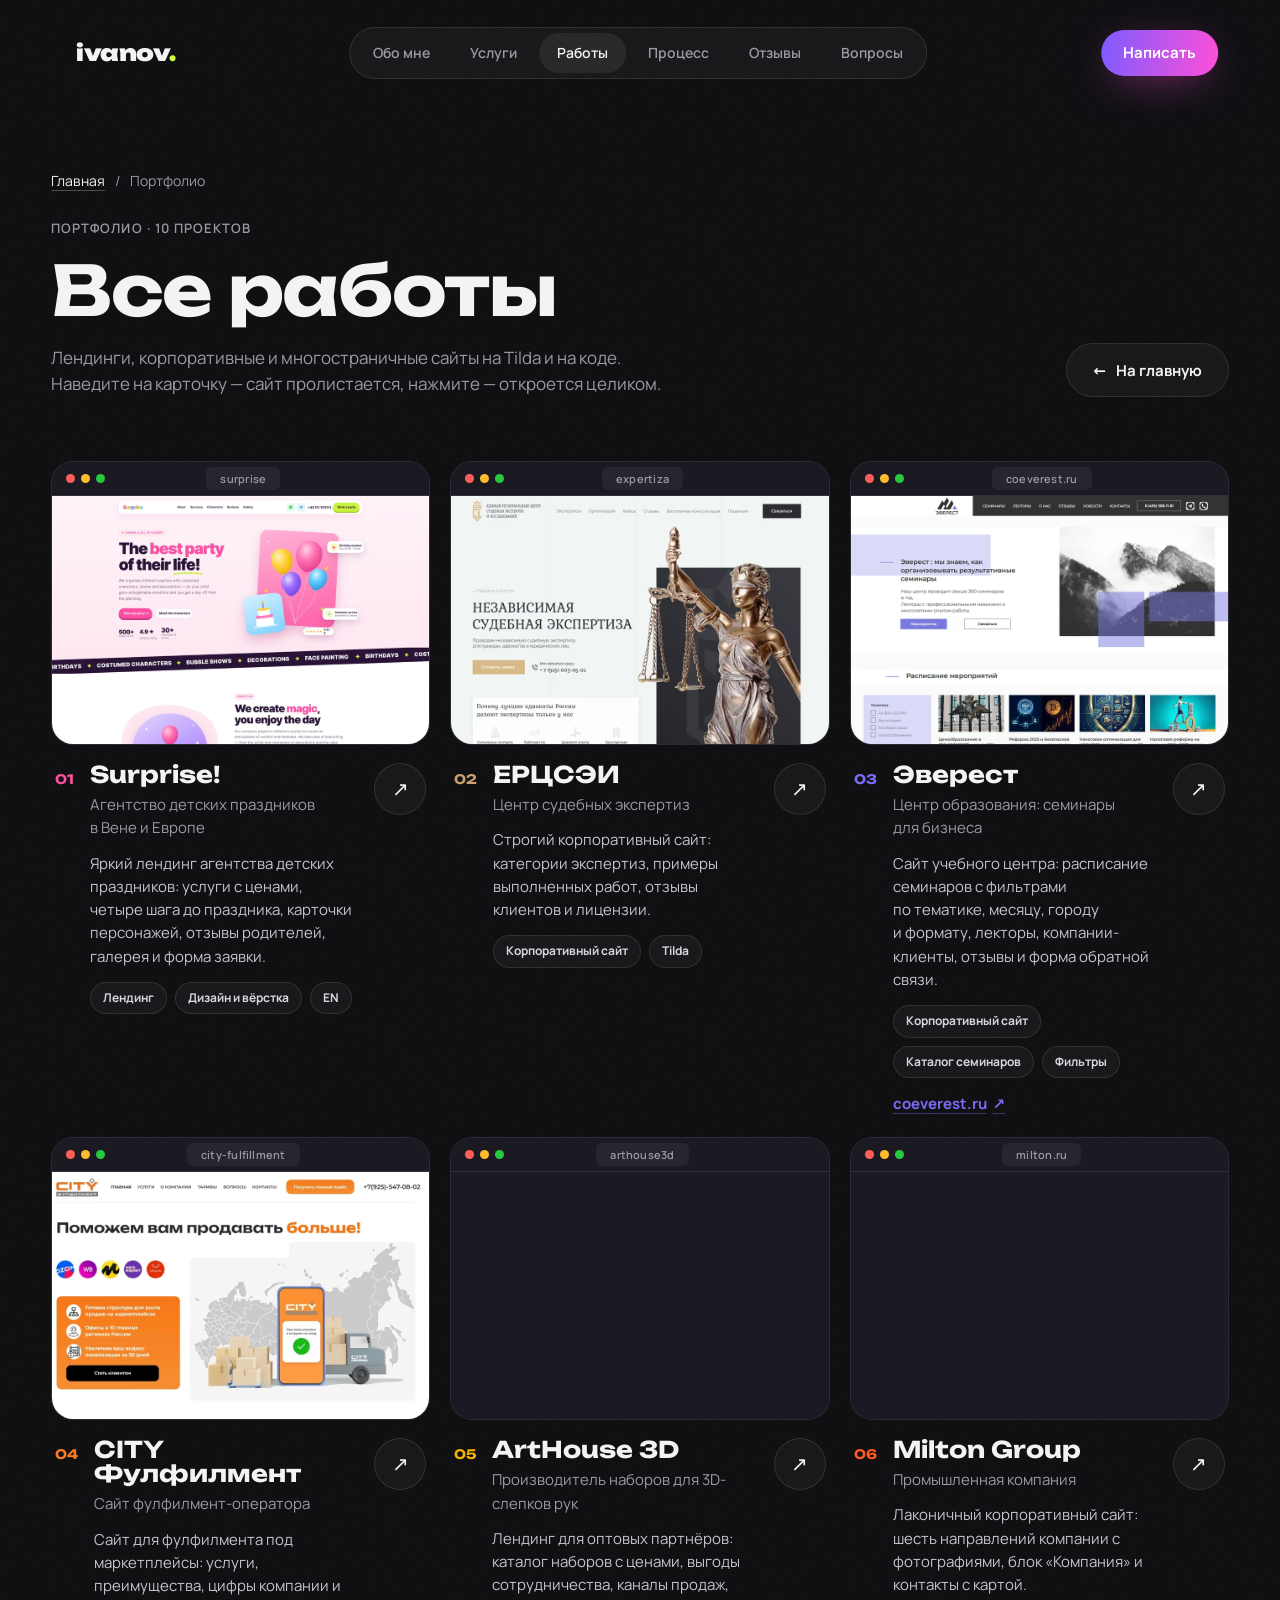
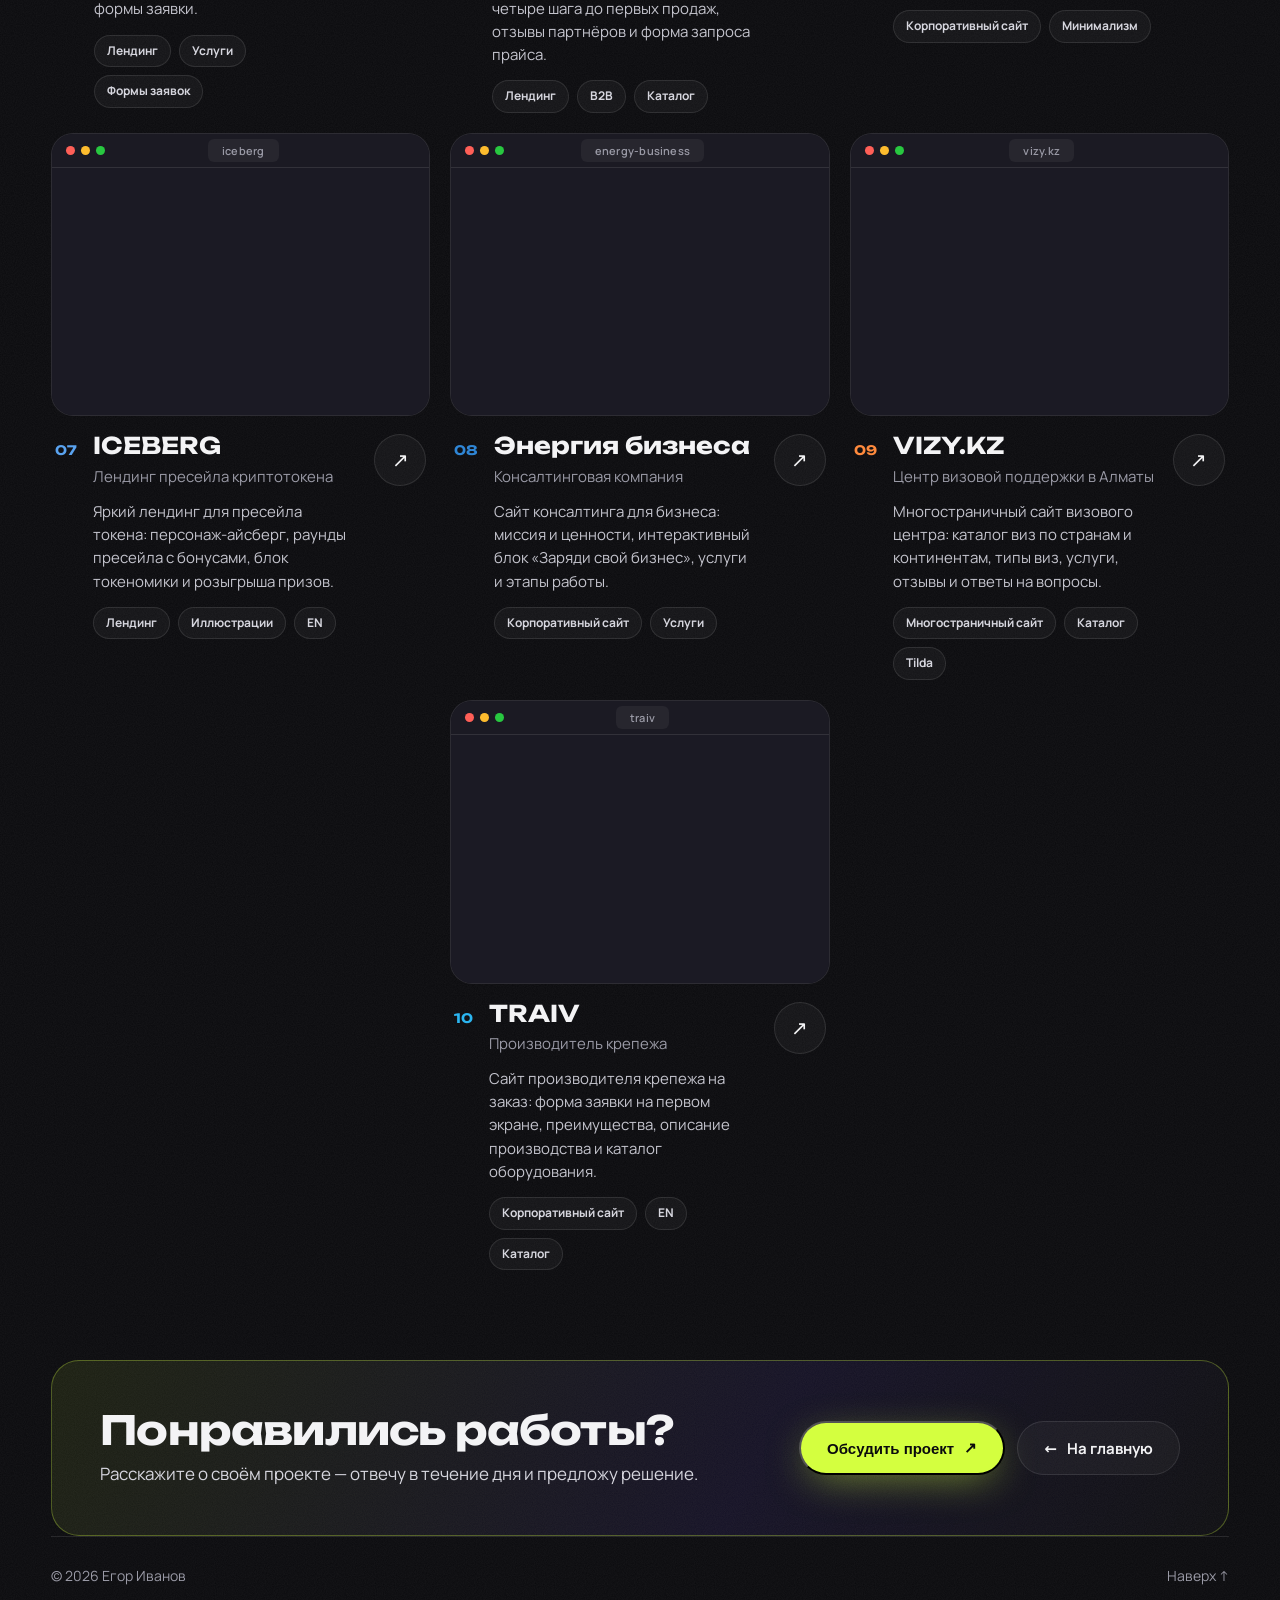
<file: portfolio/index.html>
<!doctype html>
<html lang="ru">
<head>
  <meta charset="utf-8" />
  <meta name="viewport" content="width=device-width, initial-scale=1" />
  <title>Портфолио: сайты на Tilda и на коде — Егор Иванов</title>
  <meta name="description" content="Все работы веб-дизайнера Егора Иванова: 10 проектов — лендинги, корпоративные и многостраничные сайты на Tilda и на коде. Дизайн, вёрстка по макету Figma, интеграции." />
  <link rel="canonical" href="https://ivanovdev.site/portfolio/" />
  <!-- превью ссылки в Telegram, WhatsApp, VK, Kwork. При переезде на свой домен — поменять адреса -->
  <meta property="og:type" content="website" />
  <meta property="og:locale" content="ru_RU" />
  <meta property="og:site_name" content="Егор Иванов" />
  <meta property="og:title" content="Портфолио — Егор Иванов, сайты на Tilda и на коде" />
  <meta property="og:description" content="10 проектов: лендинги, корпоративные и многостраничные сайты. Наведите на карточку — сайт пролистается." />
  <meta property="og:url" content="https://ivanovdev.site/portfolio/" />
  <meta property="og:image" content="https://ivanovdev.site/assets/og.jpg" />
  <meta property="og:image:width" content="1200" />
  <meta property="og:image:height" content="630" />
  <meta name="twitter:card" content="summary_large_image" />
  <meta name="theme-color" content="#0a0a0d" />
  <!-- иконка сайта: SVG для браузеров, ICO для Яндекса и старых браузеров, PNG для телефонов -->
  <link rel="icon" href="../favicon.ico?v=28" sizes="16x16 32x32 48x48" />
  <link rel="icon" href="../assets/icons/icon.svg?v=28" type="image/svg+xml" />
  <!-- PNG 120×120 — размер, который рекомендует Яндекс для выдачи; 48/96 — кратные 48 px для Google -->
  <link rel="icon" href="../assets/icons/icon-120.png?v=28" type="image/png" sizes="120x120" />
  <link rel="icon" href="../assets/icons/icon-96.png?v=28" type="image/png" sizes="96x96" />
  <link rel="icon" href="../assets/icons/icon-48.png?v=28" type="image/png" sizes="48x48" />
  <link rel="apple-touch-icon" href="../assets/icons/apple-touch-icon.png?v=28" />
  <link rel="manifest" href="../site.webmanifest" />

  <!-- данные для поисковиков: список работ и «хлебные крошки» -->
  <script type="application/ld+json">
{
  "@context": "https://schema.org",
  "@type": "CollectionPage",
  "name": "Портфолио — Егор Иванов",
  "url": "https://ivanovdev.site/portfolio/",
  "inLanguage": "ru",
  "description": "Все работы веб-дизайнера Егора Иванова: 10 проектов — лендинги, корпоративные и многостраничные сайты на Tilda и на коде. Дизайн, вёрстка по макету Figma, интеграции.",
  "isPartOf": {
    "@type": "WebSite",
    "name": "Егор Иванов — разработка сайтов на Tilda",
    "url": "https://ivanovdev.site/"
  },
  "mainEntity": {
    "@type": "ItemList",
    "numberOfItems": 10,
    "itemListElement": [
      {
        "@type": "ListItem",
        "position": 1,
        "item": {
          "@type": "CreativeWork",
          "name": "Surprise!",
          "description": "Яркий лендинг агентства детских праздников: услуги с ценами, четыре шага до праздника, карточки персонажей, отзывы родителей, галерея и форма заявки.",
          "genre": "Агентство детских праздников в Вене и Европе",
          "image": "https://ivanovdev.site/assets/works/surprise-poster.webp",
          "creator": {
            "@type": "Person",
            "name": "Егор Иванов",
            "url": "https://ivanovdev.site/"
          }
        }
      },
      {
        "@type": "ListItem",
        "position": 2,
        "item": {
          "@type": "CreativeWork",
          "name": "ЕРЦСЭИ",
          "description": "Строгий корпоративный сайт: категории экспертиз, примеры выполненных работ, отзывы клиентов и лицензии.",
          "genre": "Центр судебных экспертиз",
          "image": "https://ivanovdev.site/assets/works/expertiza-poster.webp",
          "creator": {
            "@type": "Person",
            "name": "Егор Иванов",
            "url": "https://ivanovdev.site/"
          }
        }
      },
      {
        "@type": "ListItem",
        "position": 3,
        "item": {
          "@type": "CreativeWork",
          "name": "Эверест",
          "description": "Сайт учебного центра: расписание семинаров с фильтрами по тематике, месяцу, городу и формату, лекторы, компании-клиенты, отзывы и форма обратной связи.",
          "genre": "Центр образования: семинары для бизнеса",
          "url": "https://coeverest.ru/",
          "image": "https://ivanovdev.site/assets/works/everest-poster.webp",
          "creator": {
            "@type": "Person",
            "name": "Егор Иванов",
            "url": "https://ivanovdev.site/"
          }
        }
      },
      {
        "@type": "ListItem",
        "position": 4,
        "item": {
          "@type": "CreativeWork",
          "name": "CITY Фулфилмент",
          "description": "Сайт для фулфилмента под маркетплейсы: услуги, преимущества, цифры компании и формы заявки.",
          "genre": "Сайт фулфилмент-оператора",
          "image": "https://ivanovdev.site/assets/works/city-poster.webp",
          "creator": {
            "@type": "Person",
            "name": "Егор Иванов",
            "url": "https://ivanovdev.site/"
          }
        }
      },
      {
        "@type": "ListItem",
        "position": 5,
        "item": {
          "@type": "CreativeWork",
          "name": "ArtHouse 3D",
          "description": "Лендинг для оптовых партнёров: каталог наборов с ценами, выгоды сотрудничества, каналы продаж, четыре шага до первых продаж, отзывы партнёров и форма запроса прайса.",
          "genre": "Производитель наборов для 3D-слепков рук",
          "image": "https://ivanovdev.site/assets/works/arthouse-poster.webp",
          "creator": {
            "@type": "Person",
            "name": "Егор Иванов",
            "url": "https://ivanovdev.site/"
          }
        }
      },
      {
        "@type": "ListItem",
        "position": 6,
        "item": {
          "@type": "CreativeWork",
          "name": "Milton Group",
          "description": "Лаконичный корпоративный сайт: шесть направлений компании с фотографиями, блок «Компания» и контакты с картой.",
          "genre": "Промышленная компания",
          "image": "https://ivanovdev.site/assets/works/milton-poster.webp",
          "creator": {
            "@type": "Person",
            "name": "Егор Иванов",
            "url": "https://ivanovdev.site/"
          }
        }
      },
      {
        "@type": "ListItem",
        "position": 7,
        "item": {
          "@type": "CreativeWork",
          "name": "ICEBERG",
          "description": "Яркий лендинг для пресейла токена: персонаж-айсберг, раунды пресейла с бонусами, блок токеномики и розыгрыша призов.",
          "genre": "Лендинг пресейла криптотокена",
          "image": "https://ivanovdev.site/assets/works/iceberg-poster.webp",
          "creator": {
            "@type": "Person",
            "name": "Егор Иванов",
            "url": "https://ivanovdev.site/"
          }
        }
      },
      {
        "@type": "ListItem",
        "position": 8,
        "item": {
          "@type": "CreativeWork",
          "name": "Энергия бизнеса",
          "description": "Сайт консалтинга для бизнеса: миссия и ценности, интерактивный блок «Заряди свой бизнес», услуги и этапы работы.",
          "genre": "Консалтинговая компания",
          "image": "https://ivanovdev.site/assets/works/energy-poster.webp",
          "creator": {
            "@type": "Person",
            "name": "Егор Иванов",
            "url": "https://ivanovdev.site/"
          }
        }
      },
      {
        "@type": "ListItem",
        "position": 9,
        "item": {
          "@type": "CreativeWork",
          "name": "VIZY.KZ",
          "description": "Многостраничный сайт визового центра: каталог виз по странам и континентам, типы виз, услуги, отзывы и ответы на вопросы.",
          "genre": "Центр визовой поддержки в Алматы",
          "image": "https://ivanovdev.site/assets/works/vizy-poster.webp",
          "creator": {
            "@type": "Person",
            "name": "Егор Иванов",
            "url": "https://ivanovdev.site/"
          }
        }
      },
      {
        "@type": "ListItem",
        "position": 10,
        "item": {
          "@type": "CreativeWork",
          "name": "TRAIV",
          "description": "Сайт производителя крепежа на заказ: форма заявки на первом экране, преимущества, описание производства и каталог оборудования.",
          "genre": "Производитель крепежа",
          "image": "https://ivanovdev.site/assets/works/traiv-poster.webp",
          "creator": {
            "@type": "Person",
            "name": "Егор Иванов",
            "url": "https://ivanovdev.site/"
          }
        }
      }
    ]
  }
}
  </script>
  <script type="application/ld+json">
{
  "@context": "https://schema.org",
  "@type": "BreadcrumbList",
  "itemListElement": [
    {
      "@type": "ListItem",
      "position": 1,
      "name": "Главная",
      "item": "https://ivanovdev.site/"
    },
    {
      "@type": "ListItem",
      "position": 2,
      "name": "Портфолио",
      "item": "https://ivanovdev.site/portfolio/"
    }
  ]
}
  </script>

  <link rel="preload" href="../assets/fonts/unbounded-cyrillic-wght-normal.woff2" as="font" type="font/woff2" crossorigin />
  <link rel="preload" href="../assets/fonts/manrope-cyrillic-wght-normal.woff2" as="font" type="font/woff2" crossorigin />
  <link rel="stylesheet" href="../styles.css?v=28" />
</head>
<body data-page="portfolio" data-stats="https://egor-ivanov.lysyhe-vrn.workers.dev">
  <div class="cursor" aria-hidden="true"></div>

  <!-- ============ NAV ============ -->
  <header class="nav">
    <a class="nav__logo" href="../">ivanov<span>.</span></a>
    <nav class="nav__links" aria-label="Основная навигация">
      <a href="../#about">Обо мне</a>
      <a href="../#services">Услуги</a>
      <a href="./" class="is-active" aria-current="page">Работы</a>
      <a href="../#process">Процесс</a>
      <a href="../#reviews">Отзывы</a>
      <a href="../#faq">Вопросы</a>
    </nav>
    <a class="btn btn--gradient nav__cta" href="../#contact">Написать</a>
    <button class="nav__burger" aria-label="Меню" aria-expanded="false"><span></span><span></span></button>
  </header>

  <main id="top" class="portfolio">
    <section class="section works works--page" id="works">
      <nav class="crumbs reveal" aria-label="Хлебные крошки">
        <a href="../">Главная</a><span aria-hidden="true">/</span><span aria-current="page">Портфолио</span>
      </nav>
      <div class="section__head section__head--row reveal">
        <div>
          <span class="label">Портфолио · 10 проектов</span>
          <h1 class="h2 portfolio__title">Все работы</h1>
          <p class="portfolio__lead">Лендинги, корпоративные и&nbsp;многостраничные сайты на&nbsp;Tilda и&nbsp;на&nbsp;коде. Наведите на&nbsp;карточку&nbsp;— сайт пролистается, нажмите&nbsp;— откроется целиком.</p>
        </div>
        <a class="btn btn--ghost portfolio__back" href="../"><span class="arrow arrow--back">←</span> На&nbsp;главную</a>
      </div>

      <div class="works__grid works__grid--all">
        <article class="work reveal" style="--accent:#ff4f9e" data-work="0" data-img="../assets/works/surprise" data-tall-h="3017" data-full-size="1400x4693">
          <div class="work__frame">
            <div class="work__bar" aria-hidden="true"><i></i><i></i><i></i><span>surprise</span></div>
            <div class="work__screen">
              <picture>
                <source type="image/avif" srcset="../assets/works/surprise-poster.avif?v=28" />
                <img src="../assets/works/surprise-poster.webp?v=28" width="900" height="591" alt="Лендинг Surprise! — агентство детских праздников в Вене" loading="lazy" decoding="async" />
              </picture>
            </div>
          </div>
          <div class="work__info">
            <span class="work__num">01</span>
            <div class="work__text">
              <h3 class="work__title">Surprise!</h3>
              <p class="work__cat">Агентство детских праздников в&nbsp;Вене и&nbsp;Европе</p>
              <p class="work__desc">Яркий лендинг агентства детских праздников: услуги с&nbsp;ценами, четыре шага до&nbsp;праздника, карточки персонажей, отзывы родителей, галерея и&nbsp;форма заявки.</p>
              <ul class="work__tags"><li>Лендинг</li><li>Дизайн и&nbsp;вёрстка</li><li>EN</li></ul>
            </div>
            <button class="work__open" type="button" aria-label="Открыть проект Surprise! целиком"><span aria-hidden="true">↗</span></button>
          </div>
        </article>
        <article class="work reveal" style="--accent:#c9a26b" data-work="1" data-img="../assets/works/expertiza" data-tall-h="3739" data-full-size="1312x5451">
          <div class="work__frame">
            <div class="work__bar" aria-hidden="true"><i></i><i></i><i></i><span>expertiza</span></div>
            <div class="work__screen">
              <picture>
                <source type="image/avif" srcset="../assets/works/expertiza-poster.avif?v=28" />
                <img src="../assets/works/expertiza-poster.webp?v=28" width="900" height="591" alt="Сайт ЕРЦСЭИ — центр судебных экспертиз" loading="lazy" decoding="async" />
              </picture>
            </div>
          </div>
          <div class="work__info">
            <span class="work__num">02</span>
            <div class="work__text">
              <h3 class="work__title">ЕРЦСЭИ</h3>
              <p class="work__cat">Центр судебных экспертиз</p>
              <p class="work__desc">Строгий корпоративный сайт: категории экспертиз, примеры выполненных работ, отзывы клиентов и лицензии.</p>
              <ul class="work__tags"><li>Корпоративный сайт</li><li>Tilda</li></ul>
            </div>
            <button class="work__open" type="button" aria-label="Открыть проект ЕРЦСЭИ целиком"><span aria-hidden="true">↗</span></button>
          </div>
        </article>
        <article class="work reveal" style="--accent:#7b6cf6" data-work="2" data-img="../assets/works/everest" data-tall-h="4256" data-full-size="1400x6621" data-url="https://coeverest.ru/">
          <div class="work__frame">
            <div class="work__bar" aria-hidden="true"><i></i><i></i><i></i><span>coeverest.ru</span></div>
            <div class="work__screen">
              <picture>
                <source type="image/avif" srcset="../assets/works/everest-poster.avif?v=28" />
                <img src="../assets/works/everest-poster.webp?v=28" width="900" height="591" alt="Сайт центра образования «Эверест» — семинары для бизнеса в Москве" loading="lazy" decoding="async" />
              </picture>
            </div>
          </div>
          <div class="work__info">
            <span class="work__num">03</span>
            <div class="work__text">
              <h3 class="work__title">Эверест</h3>
              <p class="work__cat">Центр образования: семинары для&nbsp;бизнеса</p>
              <p class="work__desc">Сайт учебного центра: расписание семинаров с&nbsp;фильтрами по&nbsp;тематике, месяцу, городу и&nbsp;формату, лекторы, компании-клиенты, отзывы и&nbsp;форма обратной связи.</p>
              <ul class="work__tags"><li>Корпоративный сайт</li><li>Каталог семинаров</li><li>Фильтры</li></ul>
              <a class="work__link" href="https://coeverest.ru/" target="_blank" rel="noopener">coeverest.ru <span aria-hidden="true">↗</span></a>
            </div>
            <button class="work__open" type="button" aria-label="Открыть проект Эверест целиком"><span aria-hidden="true">↗</span></button>
          </div>
        </article>
        <article class="work reveal" style="--accent:#ff7a1a" data-work="3" data-img="../assets/works/city" data-tall-h="4189" data-full-size="1220x5678">
          <div class="work__frame">
            <div class="work__bar" aria-hidden="true"><i></i><i></i><i></i><span>city-fulfillment</span></div>
            <div class="work__screen">
              <picture>
                <source type="image/avif" srcset="../assets/works/city-poster.avif?v=28" />
                <img src="../assets/works/city-poster.webp?v=28" width="900" height="591" alt="Сайт CITY Фулфилмент — сайт фулфилмент-оператора" loading="lazy" decoding="async" />
              </picture>
            </div>
          </div>
          <div class="work__info">
            <span class="work__num">04</span>
            <div class="work__text">
              <h3 class="work__title">CITY Фулфилмент</h3>
              <p class="work__cat">Сайт фулфилмент-оператора</p>
              <p class="work__desc">Сайт для фулфилмента под маркетплейсы: услуги, преимущества, цифры компании и формы заявки.</p>
              <ul class="work__tags"><li>Лендинг</li><li>Услуги</li><li>Формы заявок</li></ul>
            </div>
            <button class="work__open" type="button" aria-label="Открыть проект CITY Фулфилмент целиком"><span aria-hidden="true">↗</span></button>
          </div>
        </article>
        <article class="work reveal" style="--accent:#f5b301" data-work="4" data-img="../assets/works/arthouse" data-tall-h="3331" data-full-size="1400x5182">
          <div class="work__frame">
            <div class="work__bar" aria-hidden="true"><i></i><i></i><i></i><span>arthouse3d</span></div>
            <div class="work__screen">
              <picture>
                <source type="image/avif" srcset="../assets/works/arthouse-poster.avif?v=28" />
                <img src="../assets/works/arthouse-poster.webp?v=28" width="900" height="591" alt="Лендинг ArtHouse 3D — наборы для 3D-слепков рук" loading="lazy" decoding="async" />
              </picture>
            </div>
          </div>
          <div class="work__info">
            <span class="work__num">05</span>
            <div class="work__text">
              <h3 class="work__title">ArtHouse 3D</h3>
              <p class="work__cat">Производитель наборов для 3D-слепков рук</p>
              <p class="work__desc">Лендинг для оптовых партнёров: каталог наборов с&nbsp;ценами, выгоды сотрудничества, каналы продаж, четыре шага до&nbsp;первых продаж, отзывы партнёров и&nbsp;форма запроса прайса.</p>
              <ul class="work__tags"><li>Лендинг</li><li>B2B</li><li>Каталог</li></ul>
            </div>
            <button class="work__open" type="button" aria-label="Открыть проект ArtHouse 3D целиком"><span aria-hidden="true">↗</span></button>
          </div>
        </article>
        <article class="work reveal" style="--accent:#ff5a1f" data-work="5" data-img="../assets/works/milton" data-tall-h="3055" data-full-size="1288x4372">
          <div class="work__frame">
            <div class="work__bar" aria-hidden="true"><i></i><i></i><i></i><span>milton.ru</span></div>
            <div class="work__screen">
              <picture>
                <source type="image/avif" srcset="../assets/works/milton-poster.avif?v=28" />
                <img src="../assets/works/milton-poster.webp?v=28" width="900" height="591" alt="Сайт Milton Group — промышленная компания" loading="lazy" decoding="async" />
              </picture>
            </div>
          </div>
          <div class="work__info">
            <span class="work__num">06</span>
            <div class="work__text">
              <h3 class="work__title">Milton Group</h3>
              <p class="work__cat">Промышленная компания</p>
              <p class="work__desc">Лаконичный корпоративный сайт: шесть направлений компании с фотографиями, блок «Компания» и контакты с картой.</p>
              <ul class="work__tags"><li>Корпоративный сайт</li><li>Минимализм</li></ul>
            </div>
            <button class="work__open" type="button" aria-label="Открыть проект Milton Group целиком"><span aria-hidden="true">↗</span></button>
          </div>
        </article>
        <article class="work reveal" style="--accent:#5aa3f0" data-work="6" data-img="../assets/works/iceberg" data-tall-h="4018" data-full-size="1400x6250">
          <div class="work__frame">
            <div class="work__bar" aria-hidden="true"><i></i><i></i><i></i><span>iceberg</span></div>
            <div class="work__screen">
              <picture>
                <source type="image/avif" srcset="../assets/works/iceberg-poster.avif?v=28" />
                <img src="../assets/works/iceberg-poster.webp?v=28" width="900" height="591" alt="Сайт ICEBERG — лендинг пресейла криптотокена" loading="lazy" decoding="async" />
              </picture>
            </div>
          </div>
          <div class="work__info">
            <span class="work__num">07</span>
            <div class="work__text">
              <h3 class="work__title">ICEBERG</h3>
              <p class="work__cat">Лендинг пресейла криптотокена</p>
              <p class="work__desc">Яркий лендинг для пресейла токена: персонаж-айсберг, раунды пресейла с бонусами, блок токеномики и розыгрыша призов.</p>
              <ul class="work__tags"><li>Лендинг</li><li>Иллюстрации</li><li>EN</li></ul>
            </div>
            <button class="work__open" type="button" aria-label="Открыть проект ICEBERG целиком"><span aria-hidden="true">↗</span></button>
          </div>
        </article>
        <article class="work reveal" style="--accent:#2f86d6" data-work="7" data-img="../assets/works/energy" data-tall-h="2800" data-full-size="1400x4355">
          <div class="work__frame">
            <div class="work__bar" aria-hidden="true"><i></i><i></i><i></i><span>energy-business</span></div>
            <div class="work__screen">
              <picture>
                <source type="image/avif" srcset="../assets/works/energy-poster.avif?v=28" />
                <img src="../assets/works/energy-poster.webp?v=28" width="900" height="591" alt="Сайт Энергия бизнеса — консалтинговая компания" loading="lazy" decoding="async" />
              </picture>
            </div>
          </div>
          <div class="work__info">
            <span class="work__num">08</span>
            <div class="work__text">
              <h3 class="work__title">Энергия бизнеса</h3>
              <p class="work__cat">Консалтинговая компания</p>
              <p class="work__desc">Сайт консалтинга для бизнеса: миссия и ценности, интерактивный блок «Заряди свой бизнес», услуги и этапы работы.</p>
              <ul class="work__tags"><li>Корпоративный сайт</li><li>Услуги</li></ul>
            </div>
            <button class="work__open" type="button" aria-label="Открыть проект Энергия бизнеса целиком"><span aria-hidden="true">↗</span></button>
          </div>
        </article>
        <article class="work reveal" style="--accent:#ff8a3d" data-work="8" data-img="../assets/works/vizy" data-tall-h="5102" data-full-size="1400x7937">
          <div class="work__frame">
            <div class="work__bar" aria-hidden="true"><i></i><i></i><i></i><span>vizy.kz</span></div>
            <div class="work__screen">
              <picture>
                <source type="image/avif" srcset="../assets/works/vizy-poster.avif?v=28" />
                <img src="../assets/works/vizy-poster.webp?v=28" width="900" height="591" alt="Сайт VIZY.KZ — центр визовой поддержки в Алматы" loading="lazy" decoding="async" />
              </picture>
            </div>
          </div>
          <div class="work__info">
            <span class="work__num">09</span>
            <div class="work__text">
              <h3 class="work__title">VIZY.KZ</h3>
              <p class="work__cat">Центр визовой поддержки в Алматы</p>
              <p class="work__desc">Многостраничный сайт визового центра: каталог виз по странам и континентам, типы виз, услуги, отзывы и ответы на вопросы.</p>
              <ul class="work__tags"><li>Многостраничный сайт</li><li>Каталог</li><li>Tilda</li></ul>
            </div>
            <button class="work__open" type="button" aria-label="Открыть проект VIZY.KZ целиком"><span aria-hidden="true">↗</span></button>
          </div>
        </article>
        <article class="work reveal" style="--accent:#2bb5f0" data-work="9" data-img="../assets/works/traiv" data-tall-h="1929" data-full-size="1400x3000">
          <div class="work__frame">
            <div class="work__bar" aria-hidden="true"><i></i><i></i><i></i><span>traiv</span></div>
            <div class="work__screen">
              <picture>
                <source type="image/avif" srcset="../assets/works/traiv-poster.avif?v=28" />
                <img src="../assets/works/traiv-poster.webp?v=28" width="900" height="591" alt="Сайт TRAIV — производитель крепежа" loading="lazy" decoding="async" />
              </picture>
            </div>
          </div>
          <div class="work__info">
            <span class="work__num">10</span>
            <div class="work__text">
              <h3 class="work__title">TRAIV</h3>
              <p class="work__cat">Производитель крепежа</p>
              <p class="work__desc">Сайт производителя крепежа на заказ: форма заявки на первом экране, преимущества, описание производства и каталог оборудования.</p>
              <ul class="work__tags"><li>Корпоративный сайт</li><li>EN</li><li>Каталог</li></ul>
            </div>
            <button class="work__open" type="button" aria-label="Открыть проект TRAIV целиком"><span aria-hidden="true">↗</span></button>
          </div>
        </article>
      </div>

      <div class="portfolio__cta reveal">
        <div>
          <h2 class="portfolio__cta-title">Понравились работы?</h2>
          <p>Расскажите о&nbsp;своём проекте&nbsp;— отвечу в&nbsp;течение дня и&nbsp;предложу решение.</p>
        </div>
        <div class="portfolio__cta-actions">
          <button class="btn btn--lime" type="button" data-brief-open>Обсудить проект <span class="arrow">↗</span></button>
          <a class="btn btn--ghost" href="../"><span class="arrow arrow--back">←</span> На&nbsp;главную</a>
        </div>
      </div>
    </section>
  </main>

  <!-- Просмотр проекта целиком -->
  <dialog class="viewer" aria-labelledby="viewer-title">
    <div class="viewer__head">
      <div>
        <span class="viewer__num"></span>
        <h3 class="viewer__title" id="viewer-title"></h3>
        <p class="viewer__cat"></p>
      </div>
      <div class="viewer__nav">
        <a class="viewer__site" href="#" target="_blank" rel="noopener" hidden><span class="viewer__site-long">Открыть сайт</span><span class="viewer__site-short">Сайт</span> <span aria-hidden="true">↗</span></a>
        <button class="viewer__btn" type="button" data-step="-1" aria-label="Предыдущий проект">←</button>
        <button class="viewer__btn" type="button" data-step="1" aria-label="Следующий проект">→</button>
        <button class="viewer__btn viewer__close" type="button" aria-label="Закрыть">✕</button>
      </div>
    </div>
    <div class="viewer__body">
      <img class="viewer__img" alt="" decoding="async" />
    </div>
  </dialog>

  <!-- Форма «Обсудить проект» — помощник: собирает из ответов готовое сообщение, копирует его
       и открывает чат в Telegram или профиль на Kwork. Сайт не отправляет и не хранит данные человека (152-ФЗ).
       data-notify — Cloudflare Worker: по нажатию «Открыть Telegram/Kwork» присылает мне уведомление без каких-либо данных. -->
  <dialog class="brief" aria-labelledby="brief-title">
    <form class="brief__form" data-notify="https://egor-ivanov.lysyhe-vrn.workers.dev" novalidate>
      <div class="brief__head">
        <div>
          <span class="brief__eyebrow">Новый проект</span>
          <h3 class="brief__title" id="brief-title">Обсудим проект</h3>
        </div>
        <button class="brief__close" type="button" aria-label="Закрыть" data-brief-close>✕</button>
      </div>

      <div class="brief__step" data-step="form">
        <p class="brief__intro">Ответьте на&nbsp;пару вопросов&nbsp;— соберу из&nbsp;них готовое сообщение, а&nbsp;вы отправите его мне в&nbsp;Telegram или на&nbsp;Kwork.</p>
        <label class="glass-field">
          <span class="glass-ico"><svg viewBox="0 0 24 24" fill="none" stroke="currentColor" stroke-width="1.8" stroke-linecap="round" stroke-linejoin="round"><circle cx="12" cy="8" r="4"/><path d="M4 21a8 8 0 0 1 16 0"/></svg></span>
          <span class="glass-field__body">
            <span class="glass-field__label">Как к&nbsp;вам обращаться</span>
            <input name="name" type="text" maxlength="60" placeholder="Например, Анна" autocomplete="given-name" required />
          </span>
        </label>
        <label class="glass-field">
          <span class="glass-ico"><svg viewBox="0 0 24 24" fill="none" stroke="currentColor" stroke-width="1.8" stroke-linecap="round" stroke-linejoin="round"><path d="M12 3l2.3 4.9 5.2.6-3.9 3.6 1 5.2L12 14.8 7.4 17.3l1-5.2L4.5 8.5l5.2-.6z"/></svg></span>
          <span class="glass-field__body">
            <span class="glass-field__label">Название проекта</span>
            <input name="project" type="text" maxlength="120" placeholder="Например, лендинг для студии растяжки" required />
          </span>
        </label>
        <label class="glass-field glass-field--area">
          <span class="glass-ico"><svg viewBox="0 0 24 24" fill="none" stroke="currentColor" stroke-width="1.8" stroke-linecap="round"><path d="M5 6h14M5 10h14M5 14h9M5 18h6"/></svg></span>
          <span class="glass-field__body">
            <span class="glass-field__label">Описание проекта</span>
            <textarea name="description" rows="4" maxlength="1000" placeholder="Что нужно сделать, для кого сайт, есть ли примеры, которые нравятся" required></textarea>
          </span>
        </label>

        <div class="glass-field glass-field--choice" role="group" aria-labelledby="brief-where">
          <span class="glass-ico"><svg viewBox="0 0 24 24" fill="none" stroke="currentColor" stroke-width="1.8" stroke-linecap="round" stroke-linejoin="round"><path d="M20 12a8 8 0 0 1-11.6 7.1L4 20l1-4.1A8 8 0 1 1 20 12z"/></svg></span>
          <span class="glass-field__body">
            <span class="glass-field__label" id="brief-where">Где удобнее общаться</span>
            <span class="segmented" data-segmented>
              <input type="radio" name="platform" id="pf-tg" value="telegram" checked />
              <label for="pf-tg">Telegram</label>
              <input type="radio" name="platform" id="pf-kwork" value="kwork" />
              <label for="pf-kwork">Kwork</label>
              <span class="segmented__thumb" aria-hidden="true"></span>
            </span>
          </span>
        </div>

        <label class="glass-field glass-field--slim">
          <span class="glass-ico"><svg viewBox="0 0 24 24" fill="none" stroke="currentColor" stroke-width="1.8" stroke-linecap="round" stroke-linejoin="round"><path d="M12 20h9M16.5 3.5a2.1 2.1 0 0 1 3 3L7 19l-4 1 1-4z"/></svg></span>
          <span class="glass-field__body">
            <span class="glass-field__label">Комментарии</span>
            <input name="comment" type="text" maxlength="300" placeholder="Сроки, бюджет, пожелания — по желанию" />
          </span>
        </label>

        <p class="brief__error" role="alert" hidden></p>
        <button class="brief__submit" type="submit">
          <span class="brief__submit-text">Продолжить в&nbsp;Telegram</span>
        </button>
        <p class="brief__privacy"><i aria-hidden="true">🔒</i>Ваши ответы никуда не&nbsp;отправляются и&nbsp;не&nbsp;сохраняются&nbsp;— сообщение уйдёт, только когда вы сами нажмёте «Отправить» в&nbsp;мессенджере.</p>
      </div>

      <div class="brief__step brief__done" data-step="done" hidden>
        <span class="brief__check" aria-hidden="true"><svg viewBox="0 0 52 52"><circle cx="26" cy="26" r="24"/><path d="M15 27l7 7 15-16"/></svg></span>
        <h3 class="brief__done-title">Сообщение готово!</h3>
        <p class="brief__done-text" data-done-text></p>
        <pre class="brief__preview" data-preview tabindex="0" aria-label="Текст сообщения"></pre>
        <a class="brief__ok brief__go" href="https://t.me/ivanov_web" target="_blank" rel="noopener" data-go>Открыть Telegram <span class="arrow">↗</span></a>
        <div class="brief__done-actions">
          <button class="brief__link" type="button" data-copy>Скопировать ещё раз</button>
          <button class="brief__link" type="button" data-edit>Изменить</button>
        </div>
      </div>
    </form>
  </dialog>

  <footer class="footer">
    <span>© <span data-year></span> Егор Иванов</span>
    <a href="#top">Наверх ↑</a>
  </footer>

  <script src="../main.js?v=28" defer></script>
  <script src="../brief.js?v=28" defer></script>
</body>
</html>
</file>
<file: styles.css>
/* ============ FONTS ============ */
/* Шрифты лежат на самом сайте (assets/fonts, лицензия SIL OFL), а не грузятся с Google:
   посетитель не передаёт свой IP сторонним серверам, и сайт не зависит от доступности Google.
   Вариативные файлы — все начертания в одном; браузер качает только те наборы, символы которых есть на странице.
   «ruble» — вырезанный из latin-ext один знак ₽, чтобы не тянуть ради него 118 КБ. */
@font-face { font-family: "Unbounded"; font-style: normal; font-display: swap; font-weight: 200 900;
  src: url("assets/fonts/unbounded-cyrillic-wght-normal.woff2") format("woff2"); unicode-range: U+0301,U+0400-045F,U+0490-0491,U+04B0-04B1,U+2116; }
@font-face { font-family: "Unbounded"; font-style: normal; font-display: swap; font-weight: 200 900;
  src: url("assets/fonts/unbounded-latin-wght-normal.woff2") format("woff2"); unicode-range: U+0000-00FF,U+0131,U+0152-0153,U+02BB-02BC,U+02C6,U+02DA,U+02DC,U+0304,U+0308,U+0329,U+2000-206F,U+20AC,U+2122,U+2191,U+2193,U+2212,U+2215,U+FEFF,U+FFFD; }
@font-face { font-family: "Unbounded"; font-style: normal; font-display: swap; font-weight: 200 900;
  src: url("assets/fonts/unbounded-ruble-wght-normal.woff2") format("woff2"); unicode-range: U+20BD; }
@font-face { font-family: "Manrope"; font-style: normal; font-display: swap; font-weight: 200 800;
  src: url("assets/fonts/manrope-cyrillic-wght-normal.woff2") format("woff2"); unicode-range: U+0301,U+0400-045F,U+0490-0491,U+04B0-04B1,U+2116; }
@font-face { font-family: "Manrope"; font-style: normal; font-display: swap; font-weight: 200 800;
  src: url("assets/fonts/manrope-latin-wght-normal.woff2") format("woff2"); unicode-range: U+0000-00FF,U+0131,U+0152-0153,U+02BB-02BC,U+02C6,U+02DA,U+02DC,U+0304,U+0308,U+0329,U+2000-206F,U+20AC,U+2122,U+2191,U+2193,U+2212,U+2215,U+FEFF,U+FFFD; }
@font-face { font-family: "Manrope"; font-style: normal; font-display: swap; font-weight: 200 800;
  src: url("assets/fonts/manrope-ruble-wght-normal.woff2") format("woff2"); unicode-range: U+20BD; }

/* ============ TOKENS ============ */
:root {
  --bg: #0a0a0d;
  --bg-2: #121217;
  --surface: rgba(255, 255, 255, 0.04);
  --surface-2: rgba(255, 255, 255, 0.07);
  --line: rgba(255, 255, 255, 0.1);
  --text: #f3f3f5;
  --muted: #9a9aa6;
  --lime: #d4ff3f;
  --violet: #7c5cff;
  --pink: #ff4fd8;
  --orange: #ff7a3d;

  --grad: linear-gradient(100deg, var(--violet) 0%, var(--pink) 100%);

  --font-display: "Unbounded", "Arial Black", system-ui, sans-serif;
  --font-body: "Manrope", system-ui, -apple-system, sans-serif;

  --radius: 28px;
  --gutter: clamp(16px, 4vw, 56px);
  --maxw: 1320px;
  --ease: cubic-bezier(0.22, 1, 0.36, 1);
}

/* ============ BASE ============ */
*, *::before, *::after { box-sizing: border-box; }
html { overflow-x: clip; scroll-behavior: smooth; -webkit-text-size-adjust: 100%; }
body {
  margin: 0;
  /* лёгкий шум для «дорогой» фактуры — прямо в фоне страницы: отдельный
     полноэкранный слой поверх всего видеокарта накладывала каждый кадр */
  background: var(--bg) url("data:image/svg+xml,%3Csvg xmlns='http://www.w3.org/2000/svg' width='160' height='160'%3E%3Cfilter id='n'%3E%3CfeTurbulence type='fractalNoise' baseFrequency='.9' numOctaves='2' stitchTiles='stitch'/%3E%3CfeColorMatrix values='0 0 0 0 1 0 0 0 0 1 0 0 0 0 1 0 0 0 .05 0'/%3E%3C/filter%3E%3Crect width='100%25' height='100%25' filter='url(%23n)'/%3E%3C/svg%3E");
  color: var(--text);
  font-family: var(--font-body);
  font-size: 17px;
  line-height: 1.55;
  -webkit-font-smoothing: antialiased;
  overflow-x: clip;
}
a { color: inherit; text-decoration: none; }
h1, h2, h3 { margin: 0; font-family: var(--font-display); font-weight: 700; line-height: 1.05; }
p { margin: 0; }
em { font-style: normal; color: var(--lime); }
::selection { background: var(--lime); color: var(--bg); }
.visually-hidden {
  position: absolute; width: 1px; height: 1px; padding: 0; margin: -1px;
  overflow: hidden; clip: rect(0 0 0 0); white-space: nowrap; border: 0;
}

/* Полоса прокрутки в стиле сайта: тонкая, фиолетово-розовая, при наведении — лайм.
   Chrome, Edge, Safari, Яндекс Браузер — через ::-webkit-scrollbar (с градиентом),
   Firefox — через scrollbar-color (только сплошной цвет). */
@media (hover: hover) and (pointer: fine) {
  ::-webkit-scrollbar { width: 12px; height: 12px; }
  ::-webkit-scrollbar-track { background: var(--bg); }
  ::-webkit-scrollbar-thumb {
    border: 3px solid var(--bg); border-radius: 999px;
    background: linear-gradient(180deg, var(--violet), var(--pink));
  }
  ::-webkit-scrollbar-thumb:hover { background: var(--lime); }
  ::-webkit-scrollbar-corner { background: var(--bg); }
  @supports (-moz-appearance: none) {
    html { scrollbar-width: thin; scrollbar-color: var(--violet) var(--bg); }
  }
}

/* ============ BUTTONS / CHIPS ============ */
.btn {
  display: inline-flex; align-items: center; gap: 10px;
  height: 54px; padding: 0 26px;
  border-radius: 999px;
  font-weight: 700; font-size: 15px;
  white-space: nowrap;
  transition: transform .4s var(--ease), background .3s, color .3s, box-shadow .4s;
}
.btn:hover { transform: translateY(-2px); }
.btn .arrow { transition: transform .4s var(--ease); }
.btn:hover .arrow { transform: translate(3px, -3px); }
.btn--lime { background: var(--lime); color: var(--bg); box-shadow: 0 10px 40px -10px rgba(212, 255, 63, .55); }
.btn--gradient { background: var(--grad); color: #fff; box-shadow: 0 10px 40px -12px rgba(255, 79, 216, .6); }
.btn--ghost { border: 1px solid var(--line); background: var(--surface); }
.btn--ghost:hover { background: var(--surface-2); border-color: rgba(255,255,255,.2); }

.chip {
  display: inline-flex; align-items: center; gap: 8px;
  padding: 8px 14px 8px 8px;
  border-radius: 999px;
  border: 1px solid var(--line);
  background: rgba(22, 20, 32, .82);
  font-size: 14px; font-weight: 600;
}

.ico {
  display: inline-grid; place-items: center;
  width: 30px; height: 30px; border-radius: 10px;
  font-style: normal; font-family: var(--font-display);
  font-size: 12px; font-weight: 900; line-height: 1;
  flex-shrink: 0;
}
.ico--tilda { background: #ff8562; color: #1a0e0a; font-size: 15px; }
.ico--code { background: var(--lime); color: var(--bg); font-size: 10px; }
.ico--ps { background: #0f1e36; color: #31a8ff; border: 1px solid #31a8ff55; }
.ico--ai { background: var(--violet); color: #fff; font-size: 14px; }
.ico--airtable { background: #fff; }
.ico--airtable svg { width: 20px; height: 20px; }
.ico--collabza { background: linear-gradient(135deg, var(--violet), var(--pink)); color: #fff; font-size: 14px; }
.ico--react { background: #10141f; color: #61dafb; border: 1px solid #61dafb44; }
.ico--react svg { width: 20px; height: 20px; }
.ico--js { background: #f7df1e; color: #111; font-size: 11px; align-items: end; justify-items: end; padding: 0 4px 3px 0; }
.ico--figma {
  background:
    radial-gradient(circle at 70% 50%, #1abcfe 0 5px, transparent 5.5px),
    conic-gradient(from 0deg at 50% 50%, #f24e1e 0 25%, #ff7262 0 50%, #a259ff 0 75%, #0acf83 0);
}

.label {
  display: inline-block;
  font-size: 13px; font-weight: 600;
  letter-spacing: .08em; text-transform: uppercase;
  color: var(--muted);
}
.h2 { font-size: clamp(34px, 5.4vw, 76px); letter-spacing: -.02em; margin-top: 14px; }
.hl { color: var(--lime); }
.hl--violet { color: #a996ff; }

.glass {
  border: 1px solid var(--line);
  background: linear-gradient(160deg, rgba(255,255,255,.07), rgba(255,255,255,.015));
  border-radius: var(--radius);
}

/* ============ CURSOR ============ */
.cursor {
  position: fixed; top: 0; left: 0; z-index: 200;
  width: 56px; height: 56px; margin: -28px 0 0 -28px;
  pointer-events: none;
  opacity: 0;
  transition: opacity .3s;
}
.cursor::after {
  content: ""; position: absolute; inset: 0; border-radius: 50%;
  background: var(--lime);
  transform: scale(.25);
  transition: transform .35s var(--ease), opacity .35s;
}
.cursor.is-active { opacity: 1; }
.cursor.is-hover::after { transform: scale(1); opacity: .35; }
@media (hover: none) { .cursor { display: none; } }

/* ============ NAV ============ */
.nav {
  position: fixed; top: 16px; left: 50%; z-index: 50;
  transform: translateX(-50%);
  width: min(var(--maxw), calc(100% - 2 * var(--gutter)));
  display: flex; align-items: center; justify-content: space-between; gap: 16px;
  padding: 10px 10px 10px 24px;
  border-radius: 999px;
  border: 1px solid transparent;
  transition: background .4s, border-color .4s;
}
/* без backdrop-filter: при прокрутке размытие пересчитывалось каждый кадр */
.nav.is-scrolled { background: rgba(16, 15, 22, .9); border-color: var(--line); }
.nav__logo { font-family: var(--font-display); font-weight: 900; font-size: 22px; letter-spacing: -.02em; }
.nav__logo span { color: var(--lime); }
.nav__links {
  display: flex; gap: 4px;
  padding: 5px; border-radius: 999px;
  border: 1px solid var(--line); background: var(--surface);
}
.nav__links a {
  padding: 9px 18px; border-radius: 999px;
  font-size: 14px; font-weight: 600; color: var(--muted);
  transition: color .3s, background .3s;
}
.nav__links a:hover, .nav__links a.is-active { color: var(--text); background: var(--surface-2); }
.nav__cta { height: 46px; padding: 0 22px; }
.nav__burger { display: none; }

/* ============ HERO ============ */
.hero {
  position: relative;
  min-height: 100svh;
  padding: 120px var(--gutter) 40px;
  display: grid;
  grid-template-rows: auto auto 1fr auto;
  justify-items: center;
  overflow: hidden;
  isolation: isolate;
}
.hero__glow {
  position: absolute; z-index: -2;
  left: 50%; top: 58%;
  width: 900px; height: 700px; max-width: 140vw;
  transform: translate(-50%, -50%);
  background:
    radial-gradient(closest-side, rgba(124, 92, 255, .45), transparent 70%),
    radial-gradient(closest-side at 70% 70%, rgba(255, 79, 216, .25), transparent 70%);
}
.hero__eyebrow {
  display: inline-flex; align-items: center; gap: 10px;
  padding: 8px 16px; border-radius: 999px;
  border: 1px solid var(--line); background: var(--surface);
  font-size: 14px; font-weight: 600; color: var(--muted);
}
.dot {
  width: 8px; height: 8px; border-radius: 50%;
  background: var(--lime);
  position: relative;
}
.dot::after {
  content: ""; position: absolute; inset: 0; border-radius: 50%;
  background: var(--lime);
  animation: pulse 2s var(--ease) infinite;
}
@keyframes pulse { 0% { transform: scale(1); opacity: .7; } 70%, 100% { transform: scale(3.4); opacity: 0; } }

.hero__title {
  position: relative; z-index: -1;
  margin-top: 22px;
  font-weight: 900;
  font-size: clamp(56px, 11.2vw, 196px);
  line-height: .88;
  letter-spacing: -.035em;
  text-transform: uppercase;
  text-align: center;
  display: flex; flex-wrap: wrap; justify-content: center; column-gap: .25em;
  color: var(--text);
}
.hero__line { display: inline-block; white-space: nowrap; }
.hero__line .ch {
  display: inline-block;
  transform: translateY(110%) rotate(6deg);
  opacity: 0;
  transition: transform 1.1s var(--ease), opacity 1.1s var(--ease);
  transition-delay: calc(var(--i) * 35ms + 150ms);
  color: transparent;
  background-image: linear-gradient(180deg, #fff 35%, rgba(255,255,255,.4) 100%);
  -webkit-background-clip: text; background-clip: text;
  /* background-clip: text красит только внутри блока буквы, а при line-height .88
     хвост запятой выходит за него — даём запас и компенсируем отрицательным отступом */
  padding: 0 .06em .2em;
  margin: 0 -.06em -.2em;
}
.is-loaded .hero__line .ch { transform: none; opacity: 1; }

.hero__stage {
  position: relative;
  align-self: start;
  width: min(820px, 100%);
  height: clamp(420px, 66svh, 720px);
  margin-top: clamp(-200px, -11vw, -60px);
}
.hero__canvas {
  position: absolute; inset: 0; width: 100%; height: 100%; display: block;
  -webkit-mask-image: linear-gradient(180deg, #000 78%, transparent 100%);
  mask-image: linear-gradient(180deg, #000 78%, transparent 100%);
}
.hero__avatar {
  position: absolute; inset: 0;
  display: flex; align-items: flex-end; justify-content: center;
  perspective: 1200px;
}
/* фиолетовое свечение за персонажем */
.hero__avatar::before,
.hero__avatar::after {
  content: ""; position: absolute; left: 50%; z-index: -1;
  border-radius: 50%;
  transform: translateX(-50%);
  pointer-events: none;
}
.hero__avatar::before {
  top: 8%; width: 70%; aspect-ratio: 1;
  background: radial-gradient(closest-side, rgba(124, 92, 255, .6), rgba(124, 92, 255, .22) 50%, rgba(124, 92, 255, .06) 75%, transparent);
  animation: glowPulse 5s ease-in-out infinite;
}
.hero__avatar::after {
  top: 2%; width: 34%; aspect-ratio: 1;
  background: radial-gradient(closest-side, rgba(255, 79, 216, .38), rgba(255, 79, 216, .1) 60%, transparent);
  animation: glowPulse 5s ease-in-out -2.5s infinite;
}
@keyframes glowPulse {
  50% { opacity: .65; transform: translateX(-50%) scale(1.08); }
}
.hero__avatar picture { display: contents; }
.hero__avatar-img {
  position: relative;
  height: 100%; width: auto; max-width: 100%;
  object-fit: contain; object-position: bottom center;
  transform-origin: 50% 85%;
  /* фиолетовый контур, свечение и тень запечены в саму картинку:
     CSS drop-shadow на движущемся изображении пересчитывался каждый кадр */
  opacity: 0;
  animation: avatarIn 1.2s var(--ease) .35s forwards;
}
@keyframes avatarIn {
  from { opacity: 0; translate: 0 60px; scale: .92; }
  to { opacity: 1; translate: 0 0; scale: 1; }
}

.orbit {
  position: absolute; left: 50%; top: 52%;
  border: 1px solid var(--line);
  border-radius: 50%;
  transform: translate(-50%, -50%);
  pointer-events: none;
}
.orbit--1 { width: 78%; aspect-ratio: 1; }
.orbit--2 { width: 104%; aspect-ratio: 1; border-style: dashed; opacity: .6; animation: spin 60s linear infinite; }
@keyframes spin { to { transform: translate(-50%, -50%) rotate(360deg); } }

.chip--float { position: absolute; animation: float 6s ease-in-out infinite; }
.chip--a { left: 2%; top: 30%; }
.chip--b { right: 0; top: 18%; animation-delay: -2s; }
.chip--c { right: 12%; bottom: 16%; animation-delay: -4s; }
.chip--d { left: 0; bottom: 28%; animation-delay: -3s; }
.chip--e { right: 4%; top: 46%; animation-delay: -1s; }
@keyframes float { 50% { transform: translateY(-14px); } }

.hero__bottom {
  width: 100%; max-width: var(--maxw);
  display: flex; align-items: flex-end; justify-content: space-between; gap: 32px;
  margin-top: 8px;
}
.hero__lead { max-width: 420px; font-size: clamp(16px, 1.3vw, 19px); color: #c9c9d2; }
.hero__actions { display: flex; gap: 12px; flex-wrap: wrap; }

.hero__scroll {
  position: absolute; left: 50%; bottom: 22px; transform: translateX(-50%);
  width: 24px; height: 38px; border-radius: 14px; border: 1.5px solid rgba(255,255,255,.3);
}
.hero__scroll span {
  position: absolute; left: 50%; top: 8px; width: 3px; height: 8px; margin-left: -1.5px;
  border-radius: 2px; background: var(--text);
  animation: scrollDot 1.8s var(--ease) infinite;
}
@keyframes scrollDot { 0% { opacity: 0; transform: translateY(-4px); } 40% { opacity: 1; } 100% { opacity: 0; transform: translateY(12px); } }

/* ============ MARQUEE ============ */
.marquee {
  overflow: hidden;
  padding: 26px 0;
  border-block: 1px solid var(--line);
  background: var(--lime); color: var(--bg);
  transform: rotate(-1.5deg) scale(1.02);
  margin: 40px 0 0;
}
.marquee__track {
  display: flex; align-items: center; gap: 36px;
  width: max-content;
  font-family: var(--font-display); font-weight: 900;
  font-size: clamp(22px, 3vw, 40px); text-transform: uppercase; letter-spacing: -.01em;
  animation: marquee 34s linear infinite;
}
.marquee__track b { font-size: .7em; }
@keyframes marquee { to { transform: translateX(-50%); } }

/* ============ SECTIONS ============ */
.section {
  width: min(var(--maxw), calc(100% - 2 * var(--gutter)));
  margin: 0 auto;
  padding: clamp(80px, 12vw, 160px) 0 0;
}
.section__head { margin-bottom: clamp(36px, 5vw, 64px); }
.section__head--row { display: flex; align-items: flex-end; justify-content: space-between; gap: 20px; flex-wrap: wrap; }

/* About */
.about__text {
  font-family: var(--font-display); font-weight: 500;
  font-size: clamp(24px, 3.4vw, 46px); line-height: 1.22; letter-spacing: -.015em;
  max-width: 1100px;
}
.about__grid { display: grid; grid-template-columns: 1fr 1.2fr; gap: 20px; margin-top: clamp(40px, 6vw, 72px); }
/* цифры доверия */
.stats { list-style: none; margin: clamp(32px, 4vw, 56px) 0 0; padding: 0; display: grid; grid-template-columns: repeat(3, 1fr); gap: 20px; }
.stat {
  display: flex; flex-direction: column; justify-content: space-between; gap: 14px;
  min-height: 150px; padding: 26px 28px; border-radius: var(--radius);
  border: 1px solid var(--line); background: var(--bg-2);
}
.stat__num { font-family: var(--font-display); font-size: clamp(48px, 6vw, 84px); font-weight: 700; line-height: 1; letter-spacing: -.04em; font-variant-numeric: tabular-nums; }
.stat:nth-child(2) .stat__num { color: var(--lime); }
.stat__badge {
  align-self: flex-start; display: inline-flex; align-items: center; gap: 10px;
  padding: 10px 18px 10px 10px; border-radius: 999px;
  background: linear-gradient(110deg, rgba(124, 92, 255, .35), rgba(255, 79, 216, .22));
  border: 1px solid rgba(169, 150, 255, .45);
  font-family: var(--font-display); font-size: clamp(16px, 1.6vw, 20px); font-weight: 700;
}
.stat__badge i {
  display: grid; place-items: center; width: 34px; height: 34px; border-radius: 50%;
  background: var(--lime); color: var(--bg); font-style: normal; font-size: 17px;
}
.stat__text { color: var(--muted); font-size: 15px; }
.card-quote { position: relative; padding: 36px; display: flex; flex-direction: column; gap: 18px; }
.card-quote__mark { font-family: var(--font-display); font-size: 80px; line-height: .6; color: var(--lime); height: 34px; }
.card-quote p { font-size: 19px; line-height: 1.5; }
.card-quote__author { display: flex; align-items: center; gap: 12px; margin-top: auto; }
.card-quote__author b { display: block; font-size: 15px; }
.card-quote__author small { display: block; color: var(--muted); font-size: 13px; }
.card-quote__ava {
  display: grid; place-items: center; flex-shrink: 0;
  width: 44px; height: 44px; border-radius: 50%;
  background: linear-gradient(135deg, var(--violet), var(--pink));
  color: #fff; font-family: var(--font-display); font-weight: 700; font-size: 14px;
}
.tools { padding: 36px; }
.tools__title { font-size: 20px; margin-bottom: 22px; }
.tools__list { list-style: none; margin: 0; padding: 0; display: flex; flex-wrap: wrap; gap: 10px; }
.tools__list li {
  display: inline-flex; align-items: center; gap: 10px;
  padding: 8px 18px 8px 8px; border-radius: 999px;
  border: 1px solid var(--line); background: var(--surface);
  font-weight: 600; font-size: 15px;
  transition: transform .4s var(--ease), border-color .3s;
}
.tools__list li:hover { transform: translateY(-3px); border-color: rgba(255,255,255,.25); }

/* Services */
.services__grid { display: grid; grid-template-columns: repeat(4, 1fr); gap: 16px; }
.service {
  position: relative;
  padding: 30px 26px 32px;
  border-radius: var(--radius);
  border: 1px solid var(--line);
  background: var(--bg-2);
  overflow: hidden;
  transition: transform .5s var(--ease), border-color .4s;
}
.service::after {
  content: ""; position: absolute; inset: auto -30% -60% -30%; height: 80%;
  background: radial-gradient(closest-side, var(--glow, rgba(124,92,255,.35)), transparent);
  opacity: 0; transition: opacity .5s;
  pointer-events: none;
}
.service:hover { transform: translateY(-6px); border-color: rgba(255,255,255,.2); }
.service:hover::after { opacity: 1; }
.service__num { position: absolute; top: 26px; right: 26px; font-family: var(--font-display); font-size: 13px; color: var(--muted); }
.service__icon { width: 56px; height: 56px; border-radius: 18px; display: grid; place-items: center; margin-bottom: 44px; }
.service__icon svg { width: 26px; height: 26px; }
.service__icon--lime { background: var(--lime); color: var(--bg); }
.service__icon--violet { background: var(--violet); color: #fff; }
.service__icon--orange { background: var(--orange); color: #1a0b03; }
.service__icon--pink { background: var(--pink); color: #1c0318; }
.service:nth-child(1) { --glow: rgba(212,255,63,.22); }
.service:nth-child(3) { --glow: rgba(255,122,61,.3); }
.service:nth-child(4) { --glow: rgba(255,79,216,.3); }
.service h3 { font-size: 20px; margin-bottom: 12px; }
.service p { color: var(--muted); font-size: 15px; }

/* Works */
.works__hint { color: var(--muted); font-size: 14px; font-weight: 600; max-width: 300px; text-align: right; }
.works__hint--touch { display: none; }
@media (hover: none) { .works__hint--hover { display: none; } .works__hint--touch { display: inline; } }
.works__grid { display: grid; grid-template-columns: repeat(6, 1fr); gap: 20px; }
.work { grid-column: span 2; display: flex; flex-direction: column; gap: 18px; position: relative; }
.work--wide { grid-column: span 3; }

/* окно браузера со скриншотом */
.work__frame {
  position: relative;
  border-radius: 22px;
  border: 1px solid var(--line);
  background: #15141c;
  overflow: hidden;
  transition: transform .6s var(--ease), border-color .4s;
}
/* свечение в фирменном цвете проекта: проявляется opacity, без анимации теней */
.work__frame::after {
  content: ""; position: absolute; inset: 0; border-radius: inherit; pointer-events: none;
  box-shadow: 0 30px 80px -30px var(--accent), inset 0 0 0 1px color-mix(in srgb, var(--accent) 55%, transparent);
  opacity: 0; transition: opacity .5s var(--ease);
}
.work__bar {
  display: flex; align-items: center; gap: 6px;
  height: 34px; padding: 0 14px;
  border-bottom: 1px solid var(--line);
  background: #1b1a23;
}
.work__bar i { width: 9px; height: 9px; border-radius: 50%; background: #3a3946; }
.work__bar i:first-child { background: #ff5f57; }
.work__bar i:nth-child(2) { background: #febc2e; }
.work__bar i:nth-child(3) { background: #28c840; }
.work__bar span {
  margin: 0 auto; padding: 3px 14px; border-radius: 6px;
  background: rgba(255,255,255,.05); color: var(--muted);
  font-size: 11px; font-weight: 600; letter-spacing: .02em;
  transform: translateX(-20px);
}
.work__screen {
  position: relative; overflow: hidden;
  aspect-ratio: 16 / 10.5;
  /* пока обложка грузится — тёмная заглушка, а не белый прямоугольник */
  background: #1b1a24;
}
.work__screen picture { display: block; }
.work__screen img {
  display: block; width: 100%; height: auto;
  /* возврат наверх — быстрый; прокрутка вниз — медленная, задаётся при наведении */
  transition: transform .9s var(--ease);
}
@media (hover: hover) {
  .work:hover .work__frame { transform: translateY(-6px); border-color: rgba(255,255,255,.18); }
  .work:hover .work__frame::after { opacity: 1; }
  .work:hover .work__screen img {
    transform: translateY(calc(var(--shift, 0) * -1px));
    transition: transform var(--dur, 6s) cubic-bezier(.45, .05, .55, .95);
  }
}

.work__info { display: flex; align-items: flex-start; gap: 16px; padding: 0 4px; }
.work__num { font-family: var(--font-display); font-size: 13px; font-weight: 700; color: var(--accent); padding-top: 6px; }
.work__text { flex: 1; min-width: 0; }
.work__title { font-size: clamp(20px, 1.8vw, 26px); }
.work__cat { color: var(--muted); font-size: 15px; margin-top: 6px; }
.work__desc { color: #c4c4cd; font-size: 15px; margin-top: 12px; max-width: 560px; }
.work__tags { list-style: none; margin: 14px 0 0; padding: 0; display: flex; flex-wrap: wrap; gap: 8px; }
.work__tags li {
  padding: 6px 12px; border-radius: 999px;
  border: 1px solid var(--line); background: var(--surface);
  font-size: 12px; font-weight: 700; color: #d6d6de;
}
/* кнопка растянута на всю карточку — кликается любая её часть */
.work__open {
  flex-shrink: 0;
  width: 52px; height: 52px; border-radius: 50%;
  border: 1px solid var(--line); background: var(--surface); color: var(--text);
  font-size: 20px; cursor: pointer;
  transition: background .3s, color .3s, transform .4s var(--ease);
}
.work__open::before { content: ""; position: absolute; inset: 0; border-radius: 22px; }
/* ссылка на живой сайт — поверх растянутой кнопки «открыть», чтобы её можно было нажать */
.work__link {
  position: relative; z-index: 1;
  display: inline-flex; align-items: center; gap: 6px; margin-top: 14px;
  color: var(--accent, var(--lime)); font-weight: 700; font-size: 15px;
  text-decoration: underline; text-decoration-color: color-mix(in srgb, currentColor 40%, transparent); text-underline-offset: 4px;
}
.work__link:hover { text-decoration-color: currentColor; }
.work__link:focus-visible { outline: 2px solid var(--lime); outline-offset: 3px; border-radius: 6px; }
.work:hover .work__open { background: var(--accent); color: #0a0a0d; transform: rotate(45deg); border-color: transparent; }
.work__open:focus-visible { outline: 2px solid var(--lime); outline-offset: 3px; }

/* ===== Просмотр проекта целиком ===== */
.viewer {
  width: min(1100px, calc(100% - 24px)); max-width: none;
  height: calc(100% - 24px); max-height: none;
  margin: auto; padding: 0;
  border: 1px solid var(--line); border-radius: 24px;
  background: #121118; color: var(--text);
  overflow: hidden;
}
.viewer[open] { display: flex; flex-direction: column; animation: viewerIn .45s var(--ease); }
.viewer::backdrop { background: rgba(5, 5, 9, .86); }
@keyframes viewerIn { from { opacity: 0; transform: translateY(30px) scale(.98); } }
.viewer__head {
  display: flex; align-items: center; justify-content: space-between; gap: 16px;
  padding: 16px 18px 16px 24px; border-bottom: 1px solid var(--line);
}
.viewer__num { font-family: var(--font-display); font-size: 12px; font-weight: 700; color: var(--lime); }
.viewer__title { font-size: 20px; margin-top: 4px; }
.viewer__cat { color: var(--muted); font-size: 14px; margin-top: 4px; }
.viewer__nav { display: flex; gap: 8px; }
.viewer__btn {
  width: 46px; height: 46px; border-radius: 50%;
  border: 1px solid var(--line); background: var(--surface); color: var(--text);
  font-size: 18px; cursor: pointer; transition: background .3s, color .3s;
}
.viewer__btn:hover { background: var(--lime); color: var(--bg); }
.viewer__close:hover { background: #fff; }
.viewer__nav { align-items: center; }
.viewer__site {
  display: inline-flex; align-items: center; gap: 6px; height: 46px; padding: 0 18px; margin-right: 4px;
  border-radius: 999px; background: var(--lime); color: var(--bg); font-weight: 800; font-size: 14px; white-space: nowrap;
}
.viewer__site[hidden] { display: none; }
.viewer__site-short { display: none; }
.viewer__site:hover { background: #fff; }
.viewer__body { flex: 1; overflow-y: auto; overscroll-behavior: contain; background: #fff; }
.viewer__img { display: block; width: 100%; max-width: 1000px; margin: 0 auto; height: auto; }
/* полоска загрузки, пока качается полная версия (сверху показана уже загруженная превью) */
.viewer__body { position: relative; }
.viewer.is-loading .viewer__head { position: relative; }
.viewer.is-loading .viewer__head::after {
  content: ""; position: absolute; left: 0; bottom: -1px; height: 2px; width: 40%;
  background: linear-gradient(90deg, transparent, var(--lime), transparent);
  animation: viewerLoad 1s ease-in-out infinite;
}
@keyframes viewerLoad { from { transform: translateX(-100%); } to { transform: translateX(250%); } }
html.is-locked { overflow: hidden; }

/* Process */
/* три формата работы — переключатели над шагами */
.formats { display: grid; grid-template-columns: repeat(3, 1fr); gap: 12px; margin-bottom: 28px; }
.format {
  display: flex; align-items: center; gap: 14px;
  padding: 16px 18px; border-radius: 22px;
  border: 1px solid var(--line); background: var(--bg-2);
  color: var(--text); font: inherit; text-align: left; cursor: pointer;
  transition: border-color .35s, background .35s, transform .4s var(--ease);
}
.format:hover { border-color: rgba(255, 255, 255, .2); transform: translateY(-2px); }
.format[aria-selected="true"] { border-color: rgba(212, 255, 63, .55); background: linear-gradient(160deg, rgba(212, 255, 63, .1), rgba(212, 255, 63, .02)), var(--bg-2); }
.format:focus-visible { outline: 2px solid var(--lime); outline-offset: 3px; }
.format__ico {
  display: grid; place-items: center; flex-shrink: 0;
  width: 46px; height: 46px; border-radius: 14px;
  background: var(--surface-2); color: var(--text);
  transition: background .35s, color .35s;
}
.format__ico svg { width: 22px; height: 22px; }
.format[aria-selected="true"] .format__ico { background: var(--lime); color: var(--bg); }
.format__text b { display: block; font-family: var(--font-display); font-size: 16px; font-weight: 700; }
.format__text small { display: block; margin-top: 4px; color: var(--muted); font-size: 13px; line-height: 1.4; }
.process__list[hidden] { display: none; }
/* шаги выбранного формата проявляются по очереди */
.process__list.is-active .step { animation: stepIn .55s var(--ease) both; }
.process__list.is-active .step:nth-child(2) { animation-delay: .06s; }
.process__list.is-active .step:nth-child(3) { animation-delay: .12s; }
.process__list.is-active .step:nth-child(4) { animation-delay: .18s; }
@keyframes stepIn { from { opacity: 0; transform: translateY(16px); } }
.process__note {
  grid-column: 1 / -1; margin-top: 18px;
  padding: 12px 18px; border-radius: 16px;
  border: 1px dashed rgba(212, 255, 63, .35); color: #d6d6de; font-size: 14px;
}
.process__note::before { content: "✦ "; color: var(--lime); }
.process__list { list-style: none; margin: 0; padding: 0; display: grid; grid-template-columns: repeat(4, 1fr); border-top: 1px solid var(--line); }
.format__price {
  display: inline-block; margin-top: 10px; padding: 4px 10px; border-radius: 999px;
  background: var(--surface-2); color: var(--text);
  font-family: var(--font-display); font-size: 12px; font-weight: 600; white-space: nowrap;
  transition: background .35s, color .35s;
}
.format[aria-selected="true"] .format__price { background: rgba(212, 255, 63, .14); color: var(--lime); }
/* итог формата: цена, обещание и кнопка */
.process__deal {
  grid-column: 1 / -1; margin-top: 24px;
  display: flex; align-items: center; gap: 16px 28px; flex-wrap: wrap;
  padding: 18px 18px 18px 28px; border-radius: 24px;
  border: 1px solid rgba(212, 255, 63, .3);
  background: linear-gradient(110deg, rgba(212, 255, 63, .09), rgba(124, 92, 255, .07) 60%, rgba(255, 255, 255, .02));
}
.process__list.is-active .process__deal { animation: stepIn .55s var(--ease) .24s both; }
.process__price small { display: block; color: var(--muted); font-size: 12px; font-weight: 600; letter-spacing: .08em; text-transform: uppercase; }
.process__price b { display: block; margin-top: 2px; font-family: var(--font-display); font-size: clamp(24px, 2.6vw, 34px); font-weight: 700; letter-spacing: -.02em; color: var(--lime); white-space: nowrap; }
.process__promise { display: flex; align-items: center; gap: 10px; flex: 1; min-width: 220px; font-size: 16px; font-weight: 600; }
.process__promise i {
  display: grid; place-items: center; flex-shrink: 0;
  width: 30px; height: 30px; border-radius: 50%;
  background: var(--violet); color: #fff; font-style: normal; font-size: 14px;
}
.process__cta { margin-left: auto; }
.step { padding: 30px 28px 10px 0; position: relative; }
.step + .step { padding-left: 28px; border-left: 1px solid var(--line); }
.step__num {
  display: inline-grid; place-items: center;
  width: 46px; height: 46px; border-radius: 50%;
  border: 1px solid var(--line);
  font-family: var(--font-display); font-size: 13px; font-weight: 700;
  margin-bottom: 36px;
  transition: background .4s, color .4s, border-color .4s;
}
.step:hover .step__num { background: var(--lime); color: var(--bg); border-color: var(--lime); }
.step h3 { font-size: 22px; margin-bottom: 12px; }
.step p { color: var(--muted); font-size: 15px; }

/* Reviews */
.reviews__source {
  display: inline-flex; align-items: center; gap: 10px;
  padding: 8px 8px 8px 18px; border-radius: 999px;
  border: 1px solid var(--line); background: var(--surface);
  color: #d6d6de; font-size: 14px; font-weight: 700;
  transition: border-color .3s, background .3s, color .3s;
}
.reviews__source::before { content: ""; width: 8px; height: 8px; border-radius: 50%; background: var(--lime); }
.reviews__source-arrow {
  display: grid; place-items: center;
  width: 30px; height: 30px; border-radius: 50%;
  background: var(--lime); color: var(--bg); font-size: 14px;
  transition: transform .4s var(--ease);
}
.reviews__source:hover { border-color: rgba(212, 255, 63, .5); background: rgba(212, 255, 63, .08); color: var(--text); }
.reviews__source:hover .reviews__source-arrow { transform: rotate(45deg); }
.reviews__grid {
  display: grid;
  grid-template-columns: 1.25fr 1fr 1fr;
  grid-template-rows: auto auto auto;
  gap: 16px;
}
.review {
  position: relative;
  display: flex; flex-direction: column; gap: 18px;
  padding: 28px;
  border-radius: var(--radius);
  border: 1px solid var(--line);
  background: var(--bg-2);
  overflow: hidden;
  transition: transform .5s var(--ease), border-color .4s;
}
.review::after {
  content: ""; position: absolute; inset: auto -20% -70% -20%; height: 90%;
  background: radial-gradient(closest-side, rgba(124, 92, 255, .3), transparent);
  opacity: 0; transition: opacity .5s; pointer-events: none;
}
.review:hover { transform: translateY(-6px); border-color: rgba(255,255,255,.2); }
.review:hover::after { opacity: 1; }
.review__mark { font-family: var(--font-display); font-size: 64px; line-height: .6; height: 26px; color: var(--violet); }
.review__text { font-size: 16px; line-height: 1.55; color: #dedee6; }
.review__author { display: flex; align-items: center; gap: 12px; margin-top: auto; }
.review__author b { display: block; font-size: 15px; }
.review__author small { display: block; color: var(--muted); font-size: 13px; }
.review__ava {
  display: grid; place-items: center; flex-shrink: 0;
  width: 42px; height: 42px; border-radius: 50%;
  background: linear-gradient(135deg, hsl(var(--h) 90% 65%), hsl(calc(var(--h) + 50) 90% 55%));
  color: #0a0a0d; font-family: var(--font-display); font-weight: 900; font-size: 16px;
}
.review--featured {
  grid-row: 1 / span 3;
  padding: 40px;
  background:
    radial-gradient(120% 80% at 0% 0%, rgba(124, 92, 255, .28), transparent 60%),
    linear-gradient(160deg, rgba(255,255,255,.06), rgba(255,255,255,.01)),
    var(--bg-2);
}
.review--featured .review__mark { font-size: 110px; height: 44px; color: var(--lime); }
.review--featured .review__text { font-family: var(--font-display); font-weight: 500; font-size: clamp(18px, 1.6vw, 23px); line-height: 1.45; color: var(--text); }
.review--wide { grid-column: 2 / span 2; }
.review__tags { list-style: none; margin: 0; padding: 0; display: flex; flex-wrap: wrap; gap: 8px; }
.review__tags li {
  padding: 7px 14px; border-radius: 999px;
  background: rgba(212, 255, 63, .1); border: 1px solid rgba(212, 255, 63, .3);
  color: var(--lime); font-size: 13px; font-weight: 700;
}

/* ============ CONTACT — вау-блок ============ */
.contact { padding-bottom: clamp(60px, 8vw, 110px); }
.contact__card {
  --mx: 50%; --my: 50%; --px: 0; --py: 0;
  position: relative; overflow: hidden; isolation: isolate;
  min-height: clamp(560px, 80svh, 820px);
  display: grid; place-items: center;
  padding: clamp(40px, 7vw, 96px) clamp(20px, 5vw, 64px) clamp(110px, 12vw, 150px);
  border-radius: calc(var(--radius) + 12px);
  border: 1px solid var(--line);
  background: #0d0b16;
  text-align: center;
  /* стартовое состояние: карточка опущена. Только сдвиг: прозрачность всей карточки
     заставила бы видеокарту собирать её целиком со всеми слоями в отдельную текстуру,
     а содержимое и так проявляется по частям. Без scale — он растрирует всё заново */
  transform: translateY(90px);
  transition: transform 1.3s var(--ease);
}
.contact__card.is-live { transform: none; }

/* фон: цветные пятна, сетка-пол, прожектор за курсором */
.contact__bg { position: absolute; inset: 0; z-index: -1; overflow: hidden; }
.contact__aurora {
  position: absolute; inset: -12%;
  background:
    radial-gradient(38% 38% at 28% 26%, rgba(124, 92, 255, .75), rgba(124, 92, 255, .28) 45%, transparent 72%),
    radial-gradient(32% 32% at 78% 38%, rgba(255, 79, 216, .5), rgba(255, 79, 216, .16) 45%, transparent 72%),
    radial-gradient(26% 26% at 52% 88%, rgba(212, 255, 63, .18), transparent 72%);
  opacity: 0;
  transition: opacity 1.6s var(--ease) .3s;
  animation: aurora 16s ease-in-out infinite alternate;
}
.is-live .contact__aurora { opacity: 1; }
@keyframes aurora {
  0% { transform: translate3d(0, 0, 0); }
  50% { transform: translate3d(7%, 5%, 0); }
  100% { transform: translate3d(-6%, 2%, 0); }
}

.contact__floor {
  position: absolute; left: -20%; right: -20%; bottom: -10%; height: 58%;
  overflow: hidden;
  transform: perspective(500px) rotateX(62deg);
  transform-origin: 50% 0%;
  -webkit-mask-image: linear-gradient(180deg, transparent, #000 45%, #000 70%, transparent);
  mask-image: linear-gradient(180deg, transparent, #000 45%, #000 70%, transparent);
  opacity: 0; transition: opacity 1.5s .6s;
}
.contact__floor::before {
  content: ""; position: absolute; left: 0; right: 0; top: -64px; bottom: 0;
  background-image:
    linear-gradient(rgba(160, 140, 255, .35) 1px, transparent 1px),
    linear-gradient(90deg, rgba(160, 140, 255, .35) 1px, transparent 1px);
  background-size: 64px 64px;
  animation: floor 3s linear infinite;
}
.is-live .contact__floor { opacity: .55; }
@keyframes floor { from { transform: translateY(0); } to { transform: translateY(64px); } }

.contact__spot {
  position: absolute; left: 0; top: 0;
  width: 840px; height: 840px; margin: -420px 0 0 -420px;
  border-radius: 50%;
  background: radial-gradient(closest-side, rgba(212, 255, 63, .12), transparent);
  transform: translate3d(50vw, 50%, 0);
  opacity: 0; transition: opacity .5s;
}
.contact__card:hover .contact__spot { opacity: 1; }
.contact__fx { position: absolute; inset: 0; pointer-events: none; z-index: 3; overflow: hidden; }
/* конфетти: каждая частица — маленький элемент с CSS-анимацией transform/opacity.
   Её крутит видеокарта в отдельном потоке, поэтому она не мешает прокрутке */
.confetti {
  position: absolute; left: var(--x, 0); top: var(--y, 0);
  width: var(--s); height: calc(var(--s) * .5);
  margin: calc(var(--s) * -.25) 0 0 calc(var(--s) * -.5);
  background: var(--c); border-radius: 2px;
  opacity: 0;
}
.confetti.is-go { animation: confetti var(--t) linear var(--delay, 0s) forwards; }
.confetti--dot { height: var(--s); border-radius: 50%; }
.confetti--diamond { height: var(--s); border-radius: 2px; }
@keyframes confetti {
  0% { transform: translate3d(0, 0, 0) rotate(0deg); opacity: 1; animation-timing-function: cubic-bezier(.15, .7, .4, 1); }
  35% { transform: translate3d(calc(var(--dx) * .55), var(--up), 0) rotate(calc(var(--r) * .4)); opacity: 1; animation-timing-function: cubic-bezier(.5, 0, .9, .6); }
  100% { transform: translate3d(var(--dx), var(--down), 0) rotate(var(--r)); opacity: 0; }
}

/* плавающие фигуры: появляются «попом», парят и двигаются за курсором */
.contact__shapes { --px: 0; --py: 0; position: absolute; inset: 0; z-index: 1; pointer-events: none; }
.shape {
  position: absolute; left: var(--x); top: var(--y);
  translate: calc(var(--px) * var(--d) * 26px) calc(var(--py) * var(--d) * 26px);
  transition: translate .6s var(--ease), scale .9s cubic-bezier(.34, 1.8, .5, 1), opacity .5s;
  scale: 0; opacity: 0;
}
.is-live .shape { scale: 1; opacity: 1; }
.is-live .shape:nth-child(1) { transition-delay: 0s, .7s, .7s; }
.is-live .shape:nth-child(2) { transition-delay: 0s, .8s, .8s; }
.is-live .shape:nth-child(3) { transition-delay: 0s, .95s, .95s; }
.is-live .shape:nth-child(4) { transition-delay: 0s, 1.05s, 1.05s; }
.is-live .shape:nth-child(5) { transition-delay: 0s, 1.15s, 1.15s; }
.is-live .shape:nth-child(6) { transition-delay: 0s, 1.25s, 1.25s; }
.is-live .shape:nth-child(7) { transition-delay: 0s, 1.35s, 1.35s; }
.shape { animation: bob 5s ease-in-out infinite; animation-delay: calc(var(--d) * -2s); }
@keyframes bob { 50% { transform: translateY(-14px) rotate(var(--r, 0deg)); } 0%, 100% { transform: rotate(var(--r, 0deg)); } }
.shape--star { font-size: clamp(34px, 4vw, 58px); color: var(--lime); text-shadow: 0 0 30px rgba(212,255,63,.6); }
.shape--small { font-size: clamp(20px, 2vw, 30px); color: #fff; }
.shape--ring { width: clamp(44px, 5vw, 76px); aspect-ratio: 1; border-radius: 50%; border: 6px solid var(--violet); box-shadow: 0 0 30px rgba(124,92,255,.6); }
.shape--dot { width: 22px; aspect-ratio: 1; border-radius: 50%; background: var(--pink); box-shadow: 0 0 24px var(--pink); }
.shape--pill {
  padding: 10px 18px; border-radius: 999px;
  background: var(--lime); color: var(--bg);
  font-weight: 800; font-size: 15px; white-space: nowrap;
  box-shadow: 0 10px 40px -10px rgba(212,255,63,.7);
}
.shape--squiggle { color: var(--pink); width: clamp(60px, 7vw, 96px); }
.shape--squiggle svg { display: block; width: 100%; }
.shape--at { font-family: var(--font-display); font-weight: 900; font-size: clamp(30px, 3.4vw, 50px); color: transparent; -webkit-text-stroke: 2px #a996ff; }

.contact__content { position: relative; z-index: 2; }
.contact__label { opacity: 0; translate: 0 20px; transition: opacity .8s var(--ease) .5s, translate .8s var(--ease) .5s; }
.is-live .contact__label { opacity: 1; translate: 0 0; }

.contact__title {
  margin: 20px 0 26px;
  font-weight: 900; text-transform: uppercase;
  font-size: clamp(36px, 7vw, 108px); line-height: .98; letter-spacing: -.03em;
}
.contact__line { display: block; }
.contact__line--accent { position: relative; display: inline-block; color: var(--lime); margin-top: .06em; }
.contact__title .word { display: inline-block; white-space: nowrap; }
.contact__title .ch {
  display: inline-block;
  transform-origin: 50% 100%;
  /* 2D-«подскок» вместо 3D-переворота: тот же характер, но без 3D-слоёв */
  transform: translateY(.7em) rotate(10deg) scale(.6);
  opacity: 0;
  transition: transform .9s cubic-bezier(.34, 1.56, .64, 1), opacity .5s var(--ease);
  transition-delay: calc(var(--i) * 38ms + .45s);
}
.is-live .contact__title .ch { transform: none; opacity: 1; }
/* после появления акцентная строка «дышит» волной */
.is-live .contact__line--accent .ch { animation: wave 2.6s ease-in-out infinite; animation-delay: calc(var(--i) * 90ms + 2s); }
@keyframes wave { 0%, 60%, 100% { transform: translateY(0); } 30% { transform: translateY(-.12em); } }
.contact__line--accent { text-shadow: 0 0 36px rgba(212, 255, 63, .35); }

.contact__underline {
  position: absolute; left: -2%; bottom: -.32em; width: 104%; height: .5em;
  overflow: hidden;
  transform: translateX(-101%);
  transition: transform 1.1s var(--ease) 1.4s;
}
.contact__underline-in {
  display: block; height: 100%;
  transform: translateX(101%);
  transition: transform 1.1s var(--ease) 1.4s;
}
.is-live .contact__underline, .is-live .contact__underline-in { transform: none; }
.contact__underline svg { display: block; width: 100%; height: 100%; }
.contact__underline path { fill: none; stroke: var(--violet); stroke-width: 6; stroke-linecap: round; }

.contact__text {
  color: #c9c9d2; font-size: 18px; max-width: 480px; margin: 0 auto 36px;
  opacity: 0; translate: 0 20px; transition: opacity .9s var(--ease) 1.3s, translate .9s var(--ease) 1.3s;
}
.is-live .contact__text { opacity: 1; translate: 0 0; }
.contact__links { display: flex; gap: 12px; justify-content: center; flex-wrap: wrap; }
.contact__links .btn { opacity: 0; scale: .6; transition: opacity .5s var(--ease), scale .8s cubic-bezier(.34, 1.8, .5, 1), transform .3s var(--ease), background .3s; }
.is-live .contact__links .btn { opacity: 1; scale: 1; }
.is-live .contact__links .btn:nth-child(1) { transition-delay: 1.5s, 1.5s, 0s, 0s; }
.is-live .contact__links .btn:nth-child(2) { transition-delay: 1.6s, 1.6s, 0s, 0s; }
.is-live .contact__links .btn:nth-child(3) { transition-delay: 1.7s, 1.7s, 0s, 0s; }
.contact__links .btn--lime { position: relative; isolation: isolate; }
.contact__links .btn--lime::before {
  content: ""; position: absolute; inset: 0; z-index: -1; border-radius: inherit;
  box-shadow: 0 10px 60px -6px rgba(212, 255, 63, .9);
  opacity: 0;
  animation: glowBtn 2.4s ease-in-out infinite;
}
@keyframes glowBtn { 50% { opacity: 1; } }

.contact__ticker {
  position: absolute; left: 0; right: 0; bottom: clamp(22px, 3vw, 36px);
  overflow: hidden; z-index: 1;
  opacity: 0; transition: opacity 1s 1.8s;
}
.is-live .contact__ticker { opacity: 1; }
.contact__ticker-track {
  display: flex; gap: 32px; width: max-content;
  font-family: var(--font-display); font-weight: 900; text-transform: uppercase;
  font-size: clamp(28px, 4.6vw, 64px); letter-spacing: -.02em;
  color: transparent; -webkit-text-stroke: 1.5px rgba(255, 255, 255, .22);
  animation: marquee 22s linear infinite;
}
.contact__ticker-track b { color: var(--lime); -webkit-text-stroke: 0; font-size: .6em; align-self: center; }

/* Footer */
.footer {
  width: min(var(--maxw), calc(100% - 2 * var(--gutter)));
  margin: 0 auto;
  padding: 28px 0 36px;
  display: flex; justify-content: space-between;
  border-top: 1px solid var(--line);
  color: var(--muted); font-size: 14px;
}
.footer a { padding: 10px 0; margin: -10px 0; } /* зона нажатия побольше */
.footer a:hover { color: var(--text); }

/* облегчённый режим (слабое устройство или браузер без аппаратного ускорения):
   статичные декорации вместо бесконечных анимаций — блоки выглядят так же, но не грузят кадры */
.fx-lite .contact__floor::before,
.fx-lite .contact__aurora,
.fx-lite .contact__line--accent .ch,
.fx-lite .shape,
.fx-lite .contact__links .btn--lime::before,
.fx-lite .orbit--2,
.fx-lite .chip--float,
.fx-lite .hero__avatar::before,
.fx-lite .hero__avatar::after { animation: none !important; }

/* анимации блоков, которых нет на экране, стоят на паузе */
.is-offscreen, .is-offscreen *, .is-offscreen *::before, .is-offscreen *::after { animation-play-state: paused !important; }

/* ============ ФОРМА «ОБСУДИТЬ ПРОЕКТ» — стекло в духе iOS ============ */
/* Пока форма открыта, анимации страницы стоят: размытие фона под стеклом считается один раз */
.brief {
  width: min(560px, calc(100% - 24px)); max-width: none;
  max-height: min(860px, calc(100% - 32px));
  margin: auto; padding: 0;
  border-radius: 34px;
  border: 1px solid rgba(255, 255, 255, .16);
  background: linear-gradient(160deg, rgba(48, 42, 78, .62), rgba(22, 20, 34, .72));
  -webkit-backdrop-filter: blur(40px) saturate(180%);
  backdrop-filter: blur(40px) saturate(180%);
  box-shadow: inset 0 1px 0 rgba(255, 255, 255, .28), 0 50px 120px -20px rgba(0, 0, 0, .7);
  color: var(--text);
  overflow: hidden auto;
  overscroll-behavior: contain;
}
.brief::backdrop { background: rgba(6, 5, 12, .5); }
.brief[open] { animation: briefIn .55s cubic-bezier(.2, .9, .25, 1.15); }
@keyframes briefIn { from { opacity: 0; transform: translateY(30px) scale(.94); } }
.brief.is-closing { animation: briefOut .25s var(--ease) forwards; }
@keyframes briefOut { to { opacity: 0; transform: translateY(20px) scale(.97); } }

.brief__form { padding: 22px; }
.brief__head { display: flex; align-items: flex-start; justify-content: space-between; gap: 16px; padding: 6px 6px 18px; }
.brief__eyebrow { font-size: 12px; font-weight: 700; letter-spacing: .08em; text-transform: uppercase; color: var(--lime); }
.brief__title { font-size: 26px; margin-top: 6px; }
.brief__close {
  flex-shrink: 0; width: 40px; height: 40px; border-radius: 50%;
  border: 1px solid rgba(255, 255, 255, .2);
  background: rgba(255, 255, 255, .1);
  box-shadow: inset 0 1px 0 rgba(255, 255, 255, .3);
  color: var(--text); font-size: 15px; cursor: pointer;
  transition: background .3s, transform .3s var(--ease);
}
.brief__close:hover { background: rgba(255, 255, 255, .2); transform: rotate(90deg); }

.brief__step { display: flex; flex-direction: column; gap: 10px; }
/* hidden должен побеждать display:flex у шагов и блоков формы */
.brief [hidden] { display: none !important; }

/* поле-«капсула» из стекла */
.glass-field {
  display: flex; align-items: flex-start; gap: 14px;
  padding: 14px 16px;
  border-radius: 22px;
  border: 1px solid rgba(255, 255, 255, .12);
  background: linear-gradient(180deg, rgba(255, 255, 255, .1), rgba(255, 255, 255, .035));
  box-shadow: inset 0 1px 0 rgba(255, 255, 255, .16);
  transition: border-color .3s, background .3s;
  cursor: text;
}
.glass-field--choice { cursor: default; }
.glass-field:focus-within { border-color: rgba(212, 255, 63, .45); background: linear-gradient(180deg, rgba(255, 255, 255, .14), rgba(255, 255, 255, .05)); }
.glass-field.is-invalid { border-color: rgba(255, 79, 216, .7); }
.brief[open] .brief__step:not([hidden]) > * { animation: fieldIn .5s var(--ease) both; }
.brief[open] .brief__step > :nth-child(2) { animation-delay: .04s; }
.brief[open] .brief__step > :nth-child(3) { animation-delay: .08s; }
.brief[open] .brief__step > :nth-child(4) { animation-delay: .12s; }
.brief[open] .brief__step > :nth-child(5) { animation-delay: .16s; }
.brief[open] .brief__step > :nth-child(n+6) { animation-delay: .2s; }
@keyframes fieldIn { from { opacity: 0; transform: translateY(14px); } }

/* «водяная» стеклянная иконка */
.glass-ico {
  position: relative; flex-shrink: 0;
  display: grid; place-items: center;
  width: 42px; height: 42px; border-radius: 50%;
  color: #fff;
  border: 1px solid rgba(255, 255, 255, .35);
  background:
    radial-gradient(circle at 32% 22%, rgba(255, 255, 255, .55), rgba(255, 255, 255, .08) 45%, transparent 60%),
    radial-gradient(circle at 70% 85%, rgba(212, 255, 63, .35), transparent 55%),
    rgba(124, 92, 255, .32);
  box-shadow: inset 0 1px 1px rgba(255, 255, 255, .7), inset 0 -8px 14px rgba(124, 92, 255, .45), 0 6px 16px -6px rgba(124, 92, 255, .8);
}
.glass-ico svg { width: 20px; height: 20px; filter: drop-shadow(0 1px 1px rgba(40, 20, 120, .5)); }
.glass-field__body { flex: 1; min-width: 0; display: flex; flex-direction: column; gap: 6px; }
.glass-field__label { font-size: 12px; font-weight: 700; letter-spacing: .05em; text-transform: uppercase; color: rgba(255, 255, 255, .55); }
.glass-field input, .glass-field textarea {
  width: 100%; padding: 0; border: 0; outline: 0; background: none;
  color: var(--text); font: 500 16px/1.45 var(--font-body);
  resize: none;
}
.glass-field input::placeholder, .glass-field textarea::placeholder { color: rgba(255, 255, 255, .32); }
.glass-field--slim { padding: 10px 16px; align-items: center; }
.glass-field--slim .glass-ico { width: 34px; height: 34px; }
.glass-field--slim .glass-ico svg { width: 17px; height: 17px; }
.glass-field__inline { margin-top: 8px; padding-top: 10px !important; border-top: 1px solid rgba(255, 255, 255, .1) !important; }

/* переключатель как в iOS: стеклянная «таблетка» переезжает к выбранному варианту */
.segmented {
  position: relative; display: grid; grid-template-columns: repeat(2, 1fr);
  margin-top: 2px; padding: 4px; border-radius: 14px;
  background: rgba(0, 0, 0, .28);
  box-shadow: inset 0 1px 2px rgba(0, 0, 0, .35);
}
.segmented--3 { grid-template-columns: repeat(3, 1fr); }
.segmented input { position: absolute; opacity: 0; pointer-events: none; }
.segmented label {
  position: relative; z-index: 1;
  padding: 9px 6px; border-radius: 11px; text-align: center;
  font-size: 14px; font-weight: 700; color: rgba(255, 255, 255, .55);
  cursor: pointer; user-select: none; transition: color .3s;
}
.segmented input:checked + label { color: #fff; }
.segmented input:focus-visible + label { outline: 2px solid var(--lime); outline-offset: -2px; }
.segmented__thumb {
  position: absolute; top: 4px; bottom: 4px; left: 4px;
  width: calc((100% - 8px) / 2);
  border-radius: 11px;
  background: linear-gradient(180deg, rgba(255, 255, 255, .26), rgba(255, 255, 255, .1));
  border: 1px solid rgba(255, 255, 255, .25);
  box-shadow: inset 0 1px 0 rgba(255, 255, 255, .45), 0 4px 12px -4px rgba(0, 0, 0, .5);
  opacity: 0; transform: translateX(0) scale(.9);
  transition: transform .45s cubic-bezier(.3, 1.4, .5, 1), opacity .25s;
}
.segmented--3 .segmented__thumb { width: calc((100% - 8px) / 3); }
.segmented:has(input:checked) .segmented__thumb { opacity: 1; transform: translateX(0) scale(1); }
.segmented:has(input:nth-of-type(2):checked) .segmented__thumb { transform: translateX(100%); }
.segmented:has(input:nth-of-type(3):checked) .segmented__thumb { transform: translateX(200%); }
.glass-field.is-invalid .segmented { box-shadow: inset 0 0 0 1px rgba(255, 79, 216, .7); }

.brief__error { margin: 2px 6px; color: #ff8ae6; font-size: 14px; font-weight: 600; }
.brief__error a { color: var(--lime); text-decoration: underline; }

.brief__submit, .brief__ok {
  position: relative; margin-top: 6px;
  height: 58px; border: 0; border-radius: 999px;
  background: var(--lime); color: var(--bg);
  font: 800 16px var(--font-body); cursor: pointer;
  box-shadow: inset 0 1px 0 rgba(255, 255, 255, .6), 0 14px 40px -12px rgba(212, 255, 63, .7);
  transition: transform .3s var(--ease);
}
.brief__submit:hover, .brief__ok:hover { transform: translateY(-2px); }

/* экран «заявка отправлена» */
.brief__done { align-items: center; text-align: center; padding: 10px 6px 4px; }
.brief__check { width: 92px; height: 92px; margin-bottom: 8px; }
.brief__check svg { width: 100%; height: 100%; fill: none; stroke-linecap: round; stroke-linejoin: round; }
.brief__check circle { stroke: rgba(212, 255, 63, .35); stroke-width: 3; fill: rgba(212, 255, 63, .08); }
.brief__check path { stroke: var(--lime); stroke-width: 4; stroke-dasharray: 40; stroke-dashoffset: 40; }
.brief__done:not([hidden]) .brief__check path { animation: draw .6s var(--ease) .25s forwards; }
.brief__done:not([hidden]) .brief__check { animation: pop .6s cubic-bezier(.3, 1.6, .5, 1) both; }
@keyframes draw { to { stroke-dashoffset: 0; } }
@keyframes pop { from { transform: scale(.5); opacity: 0; } }
.brief__done-title { font-size: 26px; }
.brief__done-text { color: #d0d0da; font-size: 17px; max-width: 360px; }
.brief__ok { align-self: stretch; margin-top: 14px; }
/* кнопка-ссылка «Открыть Telegram / Kwork» выглядит как основная кнопка */
.brief__go { display: flex; align-items: center; justify-content: center; gap: 8px; }
.brief__go .arrow { transition: transform .4s var(--ease); }
.brief__go:hover .arrow { transform: translate(3px, -3px); }
.brief__intro { margin: -6px 6px 6px; color: rgba(255, 255, 255, .7); font-size: 15px; line-height: 1.5; }
.brief__privacy {
  display: flex; gap: 8px; align-items: flex-start;
  margin: 4px 8px 0; color: rgba(255, 255, 255, .5); font-size: 12.5px; line-height: 1.45;
}
.brief__privacy i { font-style: normal; }
/* готовое сообщение — как пузырь в мессенджере */
.brief__preview {
  align-self: stretch; margin: 8px 0 0; padding: 14px 16px;
  max-height: 200px; overflow: auto;
  border-radius: 20px 20px 6px 20px;
  background: linear-gradient(160deg, rgba(124, 92, 255, .35), rgba(124, 92, 255, .18));
  border: 1px solid rgba(169, 150, 255, .35);
  color: #f3f1ff; font: 500 14px/1.5 var(--font-body); text-align: left;
  white-space: pre-wrap; word-break: break-word;
}
.brief__preview:focus-visible { outline: 2px solid var(--lime); outline-offset: 2px; }
.brief__done-actions { display: flex; justify-content: center; gap: 6px 22px; flex-wrap: wrap; margin-top: 4px; }
.brief__link {
  padding: 10px 4px; border: 0; background: none; cursor: pointer;
  color: rgba(255, 255, 255, .75); font: 700 14px var(--font-body);
  text-decoration: underline; text-decoration-color: rgba(255, 255, 255, .3); text-underline-offset: 4px;
}
.brief__link:hover { color: #fff; }

@media (max-width: 560px) {
  /* на телефоне — «шторка» снизу, как в iOS */
  .brief { width: 100%; max-height: 92svh; margin: auto 0 0; border-radius: 30px 30px 0 0; border-bottom: 0; }
  .brief[open] { animation: sheetIn .5s cubic-bezier(.2, .9, .25, 1); }
  @keyframes sheetIn { from { transform: translateY(100%); } }
  .brief.is-closing { animation: sheetOut .3s var(--ease) forwards; }
  @keyframes sheetOut { to { transform: translateY(100%); } }
  .brief__form { padding: 16px 14px calc(18px + env(safe-area-inset-bottom)); }
  .brief__title { font-size: 22px; }
  .glass-field { padding: 12px 14px; gap: 12px; }
  .glass-ico { width: 36px; height: 36px; }
  .segmented label { font-size: 13px; padding: 9px 2px; }
}

/* кнопка «Смотреть все работы» под избранными проектами */
.works__more { display: flex; justify-content: center; margin-top: clamp(32px, 4vw, 48px); }
.works__all { padding: 18px 26px 18px 30px; font-size: 17px; gap: 12px; }
.works__count {
  display: inline-grid; place-items: center; min-width: 30px; height: 30px; padding: 0 8px;
  border-radius: 999px; background: var(--lime); color: var(--bg);
  font-family: var(--font-display); font-size: 13px; font-weight: 700;
}
.works__all .arrow { transition: transform .4s var(--ease); }
.works__all:hover .arrow { transform: translateX(4px); }

/* ============ СТРАНИЦА «ПОРТФОЛИО» ============ */
.portfolio .section:first-child { padding-top: clamp(120px, 14vw, 170px); }
.crumbs { display: flex; align-items: center; gap: 10px; margin-bottom: 22px; color: var(--muted); font-size: 14px; }
.crumbs a { color: var(--text); text-decoration: underline; text-decoration-color: rgba(255, 255, 255, .25); text-underline-offset: 4px; }
.crumbs a:hover { text-decoration-color: var(--lime); }
.portfolio__title { margin-top: 14px; }
.portfolio__lead { max-width: 620px; margin-top: 18px; color: var(--muted); font-size: 17px; }
.portfolio__back { flex-shrink: 0; }
.arrow--back { display: inline-block; transition: transform .4s var(--ease); }
.btn:hover .arrow--back { transform: translateX(-4px); }
/* на странице всех работ — ровные ряды по три */
.works__grid--all .work { grid-column: span 2; }
/* если последняя работа одна в ряду (по три в ряд — только на широких экранах) — по центру */
@media (min-width: 1101px) {
  .works__grid--all .work:last-child:nth-child(3n+1) { grid-column: 3 / span 2; }
}
.portfolio__cta {
  display: flex; align-items: center; justify-content: space-between; gap: 24px 40px; flex-wrap: wrap;
  margin-top: clamp(56px, 7vw, 96px); padding: clamp(28px, 4vw, 48px);
  border-radius: var(--radius); border: 1px solid rgba(212, 255, 63, .3);
  background: linear-gradient(120deg, rgba(212, 255, 63, .09), rgba(124, 92, 255, .1) 60%, rgba(255, 255, 255, .02));
}
.portfolio__cta-title { font-size: clamp(26px, 3.2vw, 40px); letter-spacing: -.02em; }
.portfolio__cta p { margin-top: 10px; color: #d6d6de; }
.portfolio__cta-actions { display: flex; gap: 12px; flex-wrap: wrap; }

/* ============ FAQ ============ */
.faq__grid { display: grid; grid-template-columns: 1fr 1.25fr; gap: 20px; align-items: start; }
.faq__promise {
  position: relative; overflow: hidden; padding: 36px;
  border-color: rgba(212, 255, 63, .3);
  background: linear-gradient(150deg, rgba(212, 255, 63, .1), rgba(124, 92, 255, .08) 55%, rgba(255, 255, 255, .02));
}
.faq__promise-ico {
  display: grid; place-items: center; width: 56px; height: 56px; border-radius: 18px;
  background: var(--lime); color: var(--bg);
  font-family: var(--font-display); font-size: 26px; font-weight: 700;
}
.faq__promise h3 { margin: 22px 0 14px; font-size: clamp(24px, 2.4vw, 32px); }
.faq__promise p { color: #d6d6de; font-size: 16px; line-height: 1.6; }
.faq__promise p + p { margin-top: 12px; }
.faq__list { display: grid; gap: 12px; }
.faq__item { border: 1px solid var(--line); border-radius: 24px; background: var(--bg-2); transition: border-color .35s, background .35s; }
.faq__item:hover { border-color: rgba(255, 255, 255, .2); }
.faq__item[open] { border-color: rgba(212, 255, 63, .4); background: linear-gradient(160deg, rgba(212, 255, 63, .06), rgba(255, 255, 255, .01)), var(--bg-2); }
.faq__item summary {
  display: flex; align-items: center; justify-content: space-between; gap: 16px;
  padding: 24px 26px; cursor: pointer; list-style: none;
  font-family: var(--font-display); font-size: clamp(18px, 1.8vw, 22px); font-weight: 600;
}
.faq__item summary::-webkit-details-marker { display: none; }
.faq__item summary:focus-visible { outline: 2px solid var(--lime); outline-offset: -2px; border-radius: 24px; }
/* плюс превращается в крестик */
.faq__item summary i { position: relative; flex-shrink: 0; width: 40px; height: 40px; border-radius: 50%; background: var(--surface-2); transition: background .35s, transform .45s var(--ease); }
.faq__item summary i::before, .faq__item summary i::after {
  content: ""; position: absolute; left: 50%; top: 50%; width: 14px; height: 2px; margin: -1px 0 0 -7px;
  border-radius: 2px; background: currentColor;
}
.faq__item summary i::after { transform: rotate(90deg); }
.faq__item[open] summary i { background: var(--lime); color: var(--bg); transform: rotate(45deg); }
.faq__item p { padding: 0 26px 24px; color: #d6d6de; font-size: 16px; line-height: 1.6; max-width: 640px; }
.faq__item[open] p { animation: stepIn .45s var(--ease) both; }

/* ============ REVEAL ============ */
.reveal { opacity: 0; transform: translateY(40px); transition: opacity 1s var(--ease), transform 1s var(--ease); }
.reveal.is-in { opacity: 1; transform: none; }

/* ============ RESPONSIVE ============ */
@media (max-width: 1100px) {
  .work, .work--wide { grid-column: span 3; }
  .works__grid--all .work { grid-column: span 3; }
  .work:last-child:nth-child(odd) { grid-column: 2 / span 4; }
  .reviews__grid { grid-template-columns: 1fr 1fr; }
  .review--featured { grid-row: auto; grid-column: 1 / -1; }
  .review--wide { grid-column: 1 / -1; }
  .services__grid { grid-template-columns: repeat(2, 1fr); }
  .process__list { grid-template-columns: repeat(2, 1fr); }
  .step:nth-child(3) { padding-left: 0; border-left: 0; }
  .step:nth-child(n+3) { border-top: 1px solid var(--line); }
}

@media (max-width: 860px) {
  .nav { padding: 8px 8px 8px 20px; background: rgba(16, 15, 22, .9); border-color: var(--line); }
  .nav__cta { display: none; }
  .nav__burger {
    display: grid; place-content: center; gap: 6px;
    width: 44px; height: 44px; border-radius: 50%;
    border: 0; background: var(--lime); cursor: pointer;
  }
  .nav__burger span { display: block; width: 18px; height: 2px; background: var(--bg); border-radius: 2px; transition: transform .3s var(--ease); }
  .nav.is-open .nav__burger span:first-child { transform: translateY(4px) rotate(45deg); }
  .nav.is-open .nav__burger span:last-child { transform: translateY(-4px) rotate(-45deg); }
  .nav__links {
    position: absolute; top: calc(100% + 10px); left: 0; right: 0;
    flex-direction: column; padding: 10px; border-radius: 24px;
    background: rgba(16, 15, 22, .97);
    opacity: 0; pointer-events: none; transform: translateY(-8px);
    transition: opacity .3s, transform .3s var(--ease);
  }
  .nav__links a { padding: 14px 18px; font-size: 16px; }
  .nav.is-open .nav__links { opacity: 1; pointer-events: auto; transform: none; }

  .hero { padding-top: 104px; }
  .hero__title { flex-direction: column; align-items: center; }
  .hero__stage { margin-top: -16px; height: auto; aspect-ratio: 1 / 1.05; }
  .hero__bottom { flex-direction: column; align-items: stretch; text-align: center; }
  .hero__lead { max-width: none; }
  .hero__actions { justify-content: center; }
  .hero__scroll { display: none; }
  .chip--float { font-size: 12px; padding: 6px 12px 6px 6px; }
  .chip--float .ico { width: 24px; height: 24px; }
  .chip--a { left: 0; top: 20%; }
  .chip--b { right: 0; top: 10%; }
  .chip--e { right: 0; top: 30%; }
  .chip--d { left: 0; bottom: 18%; }
  .chip--c { right: 0; bottom: 8%; }

  .about__grid { grid-template-columns: 1fr; }
  .stats { grid-template-columns: 1fr 1fr; }
  .stat--badge { grid-column: 1 / -1; min-height: 0; }
  .faq__grid { grid-template-columns: 1fr; }
  .works__grid { grid-template-columns: 1fr; gap: 44px; }
  .formats { grid-template-columns: 1fr; }
  .work, .work--wide, .work:last-child:nth-child(odd) { grid-column: auto; }
  .works__grid--all .work { grid-column: auto; }
  .works__hint { text-align: left; }
  .viewer { width: 100%; height: 100%; border-radius: 0; border: 0; }
  .viewer__head { padding: 12px 12px 12px 16px; }
  .viewer__btn { width: 40px; height: 40px; }
  .viewer__site { height: 40px; padding: 0 14px; }
  .viewer__site-long { display: none; }
  .viewer__site-short { display: inline; }
  /* у работ со ссылкой на сайт подпись на узком экране не помещается — оставляем номер и название */
  .viewer:has(.viewer__site:not([hidden])) .viewer__cat { display: none; }
}

@media (max-width: 560px) {
  body { font-size: 16px; }
  .services__grid, .process__list, .reviews__grid { grid-template-columns: 1fr; }
  .review--featured { padding: 28px; }
  .shape--pill, .shape--at, .shape--squiggle { display: none; }
  .step, .step + .step { padding: 26px 0 8px; border-left: 0; }
  .step + .step { border-top: 1px solid var(--line); }
  .hero__actions .btn { flex: 1; justify-content: center; }
  .contact__links .btn { width: 100%; justify-content: center; }
  .works__all, .portfolio__back, .portfolio__cta-actions .btn { width: 100%; justify-content: center; }
  .card-quote, .tools { padding: 26px; }
  /* цифры — по две в ряд, статус — на всю ширину */
  .stats { gap: 12px; }
  .stat { min-height: 0; padding: 20px; gap: 8px; border-radius: 22px; }
  .stat__num { font-size: 40px; }
  .stat__text { font-size: 14px; }
  /* шаги компактнее: номер слева, текст справа */
  .step { display: grid; grid-template-columns: 46px 1fr; column-gap: 16px; align-items: start; }
  .step__num { grid-row: span 2; margin-bottom: 0; }
  .step h3 { margin: 10px 0 8px; }
  .review__tags li { padding: 6px 12px; font-size: 12px; }
  .process__deal { padding: 20px; }
  .process__cta { width: 100%; justify-content: center; margin-left: 0; }
  .faq__promise { padding: 26px; }
  .faq__item summary { padding: 20px; }
  .faq__item p { padding: 0 20px 20px; }
}

@media (prefers-reduced-motion: reduce) {
  html { scroll-behavior: auto; }
  *, *::before, *::after { animation: none !important; transition: none !important; }
  .reveal, .hero__line .ch, .hero__avatar-img { opacity: 1; transform: none; }
  .contact__card, .contact__card * { opacity: 1 !important; scale: 1 !important; translate: none !important; }
  .contact__card { transform: none !important; }
  .contact__title .ch { transform: none; }
  .contact__underline path { stroke-dashoffset: 0; }
}

/* самые узкие телефоны (≤360px): длинное «Многостраничные» в Unbounded не должно упираться в край карточки */
@media (max-width: 360px) {
  .service h3 { font-size: 18px; }
}
</file>
